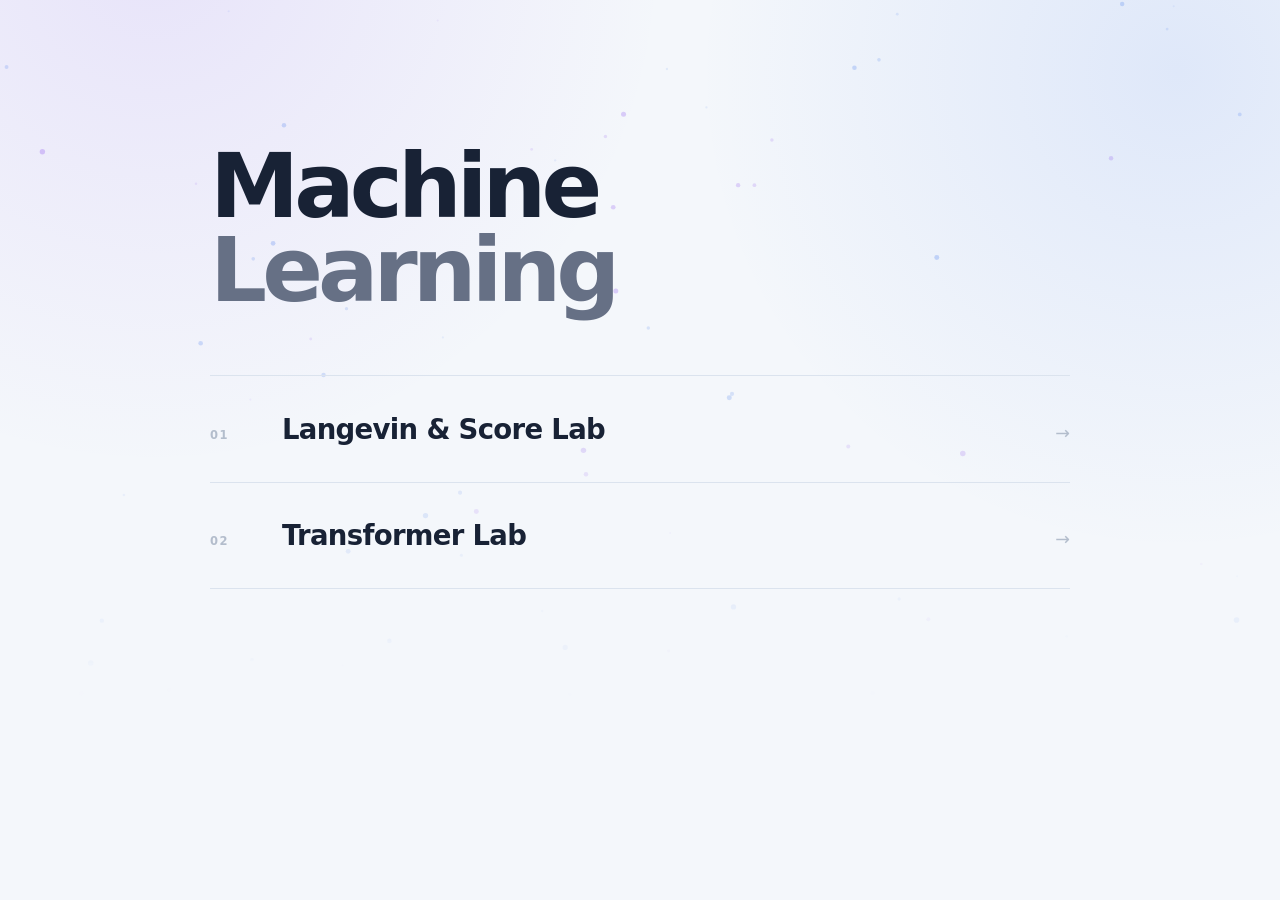
<file: index.html>
<!doctype html>
<!--
  =============================================================================
  Machine Learning — トップページ
  =============================================================================

  【このファイルの目的】
    各ラボへの入口だけを提供する。ラボ名を縦に並べるのみで、内容の説明は置かない。
    詳細は各ラボのページ側で読ませる方針のため、ここに解説を足さないこと。

  【構成の規約】
    ラボは1つにつき1ディレクトリとし、その中で完結させる。

        /                        このページ
        /langevin-score-lab/     拡散モデルの score を粒子で可視化
        /transformer-lab/        self-attention の Q・K・V を数値で追う

    各ラボは自前の index.html / app.js / style.css を持ち、
    他のラボやこのページの CSS に依存しない。

  【背景の粒子場について】
    particle-field.js が描く装飾で、情報は持たない（aria-hidden）。
    このサイトの主題が拡散過程であることを、文字を増やさずに示すために置いている。
    読み込みに失敗してもページの機能は損なわれない。

  【リンクについて】
    ディレクトリへのリンクは末尾スラッシュ付きの相対パス（例 "langevin-score-lab/"）
    とする。GitHub Pages はディレクトリ直下の index.html を返すため、
    プロジェクトページのサブパス配信下でも正しく解決される。
    未作成のラボはリンクにせず、準備中であることだけを示す。
  =============================================================================
-->
<html lang="ja">
<head>
  <meta charset="utf-8" />
  <meta name="viewport" content="width=device-width, initial-scale=1" />
  <meta name="description" content="機械学習の概念を、手を動かして確かめる対話的な教材集" />
  <title>Machine Learning</title>
  <link rel="stylesheet" href="style.css" />
</head>
<body>
  <div class="backdrop" aria-hidden="true">
    <canvas id="particleField"></canvas>
  </div>

  <div class="page">
    <header class="hero">
      <h1 class="display"><span>Machine</span><span>Learning</span></h1>
    </header>

    <main class="index" aria-label="トピック一覧">
      <a class="entry entry-langevin" href="langevin-score-lab/">
        <span class="entry-number" aria-hidden="true">01</span>
        <span class="entry-name">Langevin &amp; Score Lab</span>
        <span class="entry-arrow" aria-hidden="true">→</span>
      </a>

      <a class="entry entry-transformer" href="transformer-lab/">
        <span class="entry-number" aria-hidden="true">02</span>
        <span class="entry-name">Transformer Lab</span>
        <span class="entry-arrow" aria-hidden="true">→</span>
      </a>
    </main>
  </div>

  <script src="particle-field.js"></script>
</body>
</html>
</file>
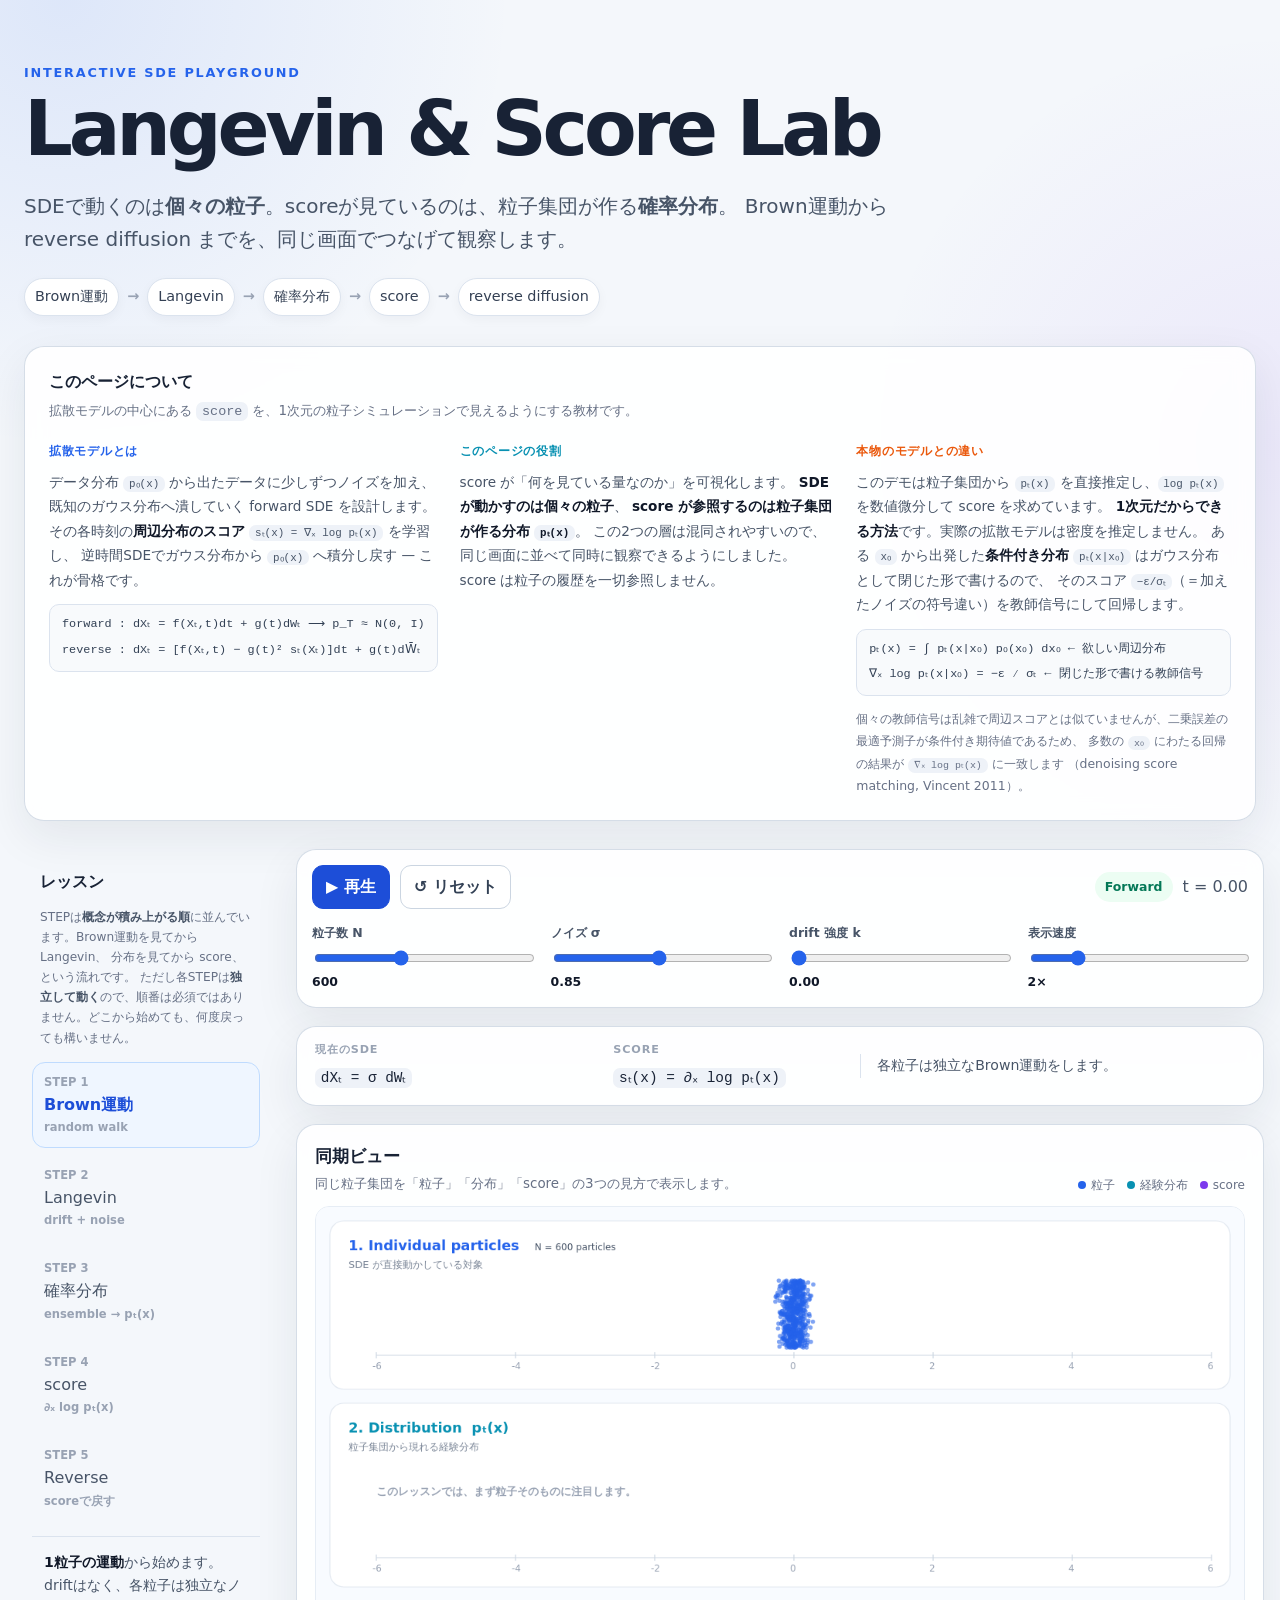
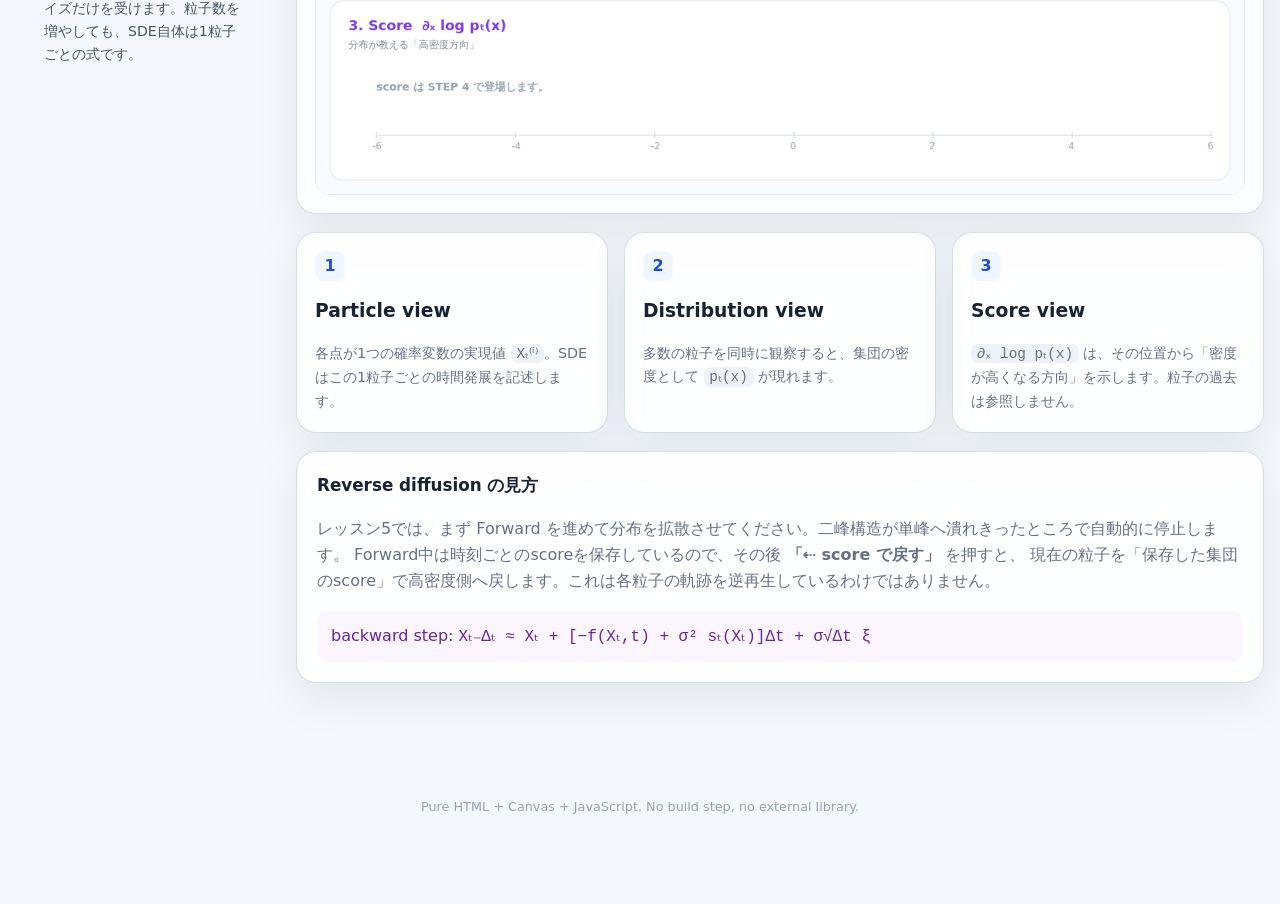
<file: langevin-score-lab/index.html>
<!doctype html>
<!--
  =============================================================================
  Langevin & Score Lab — ページ構造
  =============================================================================

  【このファイルの目的】
    教材ページの静的な骨組みを定義する。数値計算と描画は app.js、
    見た目は style.css が担当し、ここには計算に関わる値を書かない。

  【app.js との対応】
    - 操作系の要素は id で app.js から参照される（primaryBtn, resetBtn,
      各スライダー, simCanvas など）。id を変更する場合は
      app.js 冒頭の ui オブジェクトも合わせて修正すること。
    - 操作ボタンは primaryBtn と resetBtn の2つだけである。primaryBtn は
      「再生 / 一時停止 / 次のSTEPへ / scoreで戻す / もう一度」を状態に応じて
      切り替える単一のボタンで、判定は app.js の resolvePrimaryAction() にある。
    - レッスンの見出し・本文・スライダー初期値は app.js の lessons 配列が
      唯一の情報源であり、起動時に applyLesson() が流し込む。
      したがって各 input の value 属性は表示の初期値にすぎない。

  【canvas の座標系】
    width / height 属性（1200 x 760）が app.js の描画コードが前提とする
    論理座標系のサイズを定める。実際のバッキングストアは
    devicePixelRatio 倍に拡大されるため、この属性値は表示画素数ではない。
    CSS 側で width:100% / height:auto として縦横比を保ったまま伸縮させる。
  =============================================================================
-->
<html lang="ja">
<head>
  <meta charset="utf-8" />
  <meta name="viewport" content="width=device-width, initial-scale=1" />
  <meta name="description" content="Brown運動からLangevin方程式、確率分布、score、reverse diffusionまでを粒子シミュレーションで学ぶ1次元教材" />
  <title>Langevin & Score Lab</title>
  <link rel="stylesheet" href="style.css" />
</head>
<body>
  <header class="hero">
    <div class="hero-inner">
      <p class="eyebrow">Interactive SDE Playground</p>
      <h1>Langevin &amp; Score Lab</h1>
      <p class="lead">
        SDEで動くのは<strong>個々の粒子</strong>。scoreが見ているのは、粒子集団が作る<strong>確率分布</strong>。
        Brown運動から reverse diffusion までを、同じ画面でつなげて観察します。
      </p>
      <div class="concept-chain" aria-label="学習の流れ">
        <span>Brown運動</span><b>→</b><span>Langevin</span><b>→</b><span>確率分布</span><b>→</b><span>score</span><b>→</b><span>reverse diffusion</span>
      </div>

      <!--
        このページの位置づけを最初に示す枠。拡散モデルの定義・本デモの役割・
        実際のモデルとの差（scoreを推定するか学習するか）の3点で構成する。
      -->
      <section class="intro card" aria-label="このページについて">
        <h2>このページについて</h2>
        <p class="intro-sub">拡散モデルの中心にある <code>score</code> を、1次元の粒子シミュレーションで見えるようにする教材です。</p>

        <div class="intro-grid">
          <article class="intro-item intro-what">
            <h3>拡散モデルとは</h3>
            <p>
              データ分布 <code>p₀(x)</code> から出たデータに少しずつノイズを加え、既知のガウス分布へ潰していく
              forward SDE を設計します。その各時刻の<strong>周辺分布のスコア</strong>
              <code>sₜ(x) = ∇ₓ log pₜ(x)</code> を学習し、
              逆時間SDEでガウス分布から <code>p₀(x)</code> へ積分し戻す — これが骨格です。
            </p>
            <div class="intro-formula">
              <code>forward : dXₜ = f(Xₜ,t)dt + g(t)dWₜ  ⟶  p_T ≈ N(0, I)</code>
              <code>reverse : dXₜ = [f(Xₜ,t) − g(t)² sₜ(Xₜ)]dt + g(t)dW̄ₜ</code>
            </div>
          </article>

          <article class="intro-item intro-role">
            <h3>このページの役割</h3>
            <p>
              score が「何を見ている量なのか」を可視化します。
              <strong>SDEが動かすのは個々の粒子</strong>、
              <strong>score が参照するのは粒子集団が作る分布 <code>pₜ(x)</code></strong>。
              この2つの層は混同されやすいので、同じ画面に並べて同時に観察できるようにしました。
              score は粒子の履歴を一切参照しません。
            </p>
          </article>

          <article class="intro-item intro-caveat">
            <h3>本物のモデルとの違い</h3>
            <p>
              このデモは粒子集団から <code>pₜ(x)</code> を直接推定し、<code>log pₜ(x)</code> を数値微分して score を求めています。
              <strong>1次元だからできる方法</strong>です。実際の拡散モデルは密度を推定しません。
              ある <code>x₀</code> から出発した<strong>条件付き分布</strong> <code>pₜ(x|x₀)</code> はガウス分布として閉じた形で書けるので、
              そのスコア <code>−ε/σₜ</code>（＝加えたノイズの符号違い）を教師信号にして回帰します。
            </p>
            <div class="intro-formula">
              <code>pₜ(x) = ∫ pₜ(x|x₀) p₀(x₀) dx₀        ← 欲しい周辺分布</code>
              <code>∇ₓ log pₜ(x|x₀) = −ε ⁄ σₜ            ← 閉じた形で書ける教師信号</code>
            </div>
            <p class="intro-note">
              個々の教師信号は乱雑で周辺スコアとは似ていませんが、二乗誤差の最適予測子が条件付き期待値であるため、
              多数の <code>x₀</code> にわたる回帰の結果が <code>∇ₓ log pₜ(x)</code> に一致します
              （denoising score matching, Vincent 2011）。
            </p>
          </article>
        </div>
      </section>
    </div>
  </header>

  <main class="layout">
    <aside class="lesson-panel" aria-label="レッスン">
      <h2>レッスン</h2>
      <!--
        各レッスンは applyLesson() で粒子・時刻・score履歴をすべて作り直すため、
        技術的にはどのSTEPからでも単体で動く。順序は概念の積み上げによるもの。
      -->
      <p class="lesson-note">
        STEPは<strong>概念が積み上がる順</strong>に並んでいます。Brown運動を見てから Langevin、
        分布を見てから score、という流れです。
        ただし各STEPは<strong>独立して動く</strong>ので、順番は必須ではありません。どこから始めても、何度戻っても構いません。
      </p>
      <div id="lessonButtons" class="lesson-buttons"></div>
      <div id="lessonText" class="lesson-text"></div>
    </aside>

    <section class="main-panel">
      <div class="toolbar card">
        <div class="toolbar-row primary-controls">
          <!--
            主ボタンは1つだけ。ラベルと動作はシミュレーション状態から
            app.js の resolvePrimaryAction() が決めるため、ここでの文字列は
            初期表示（t=0・停止中）のものにすぎない。
          -->
          <button id="primaryBtn" class="button primary" type="button">▶ 再生</button>
          <button id="resetBtn" class="button" type="button">↺ リセット</button>
          <div class="status-pill" id="directionStatus">Forward</div>
          <div class="time-readout">t = <span id="timeValue">0.00</span></div>
        </div>

        <div class="controls-grid">
          <label>
            <span>粒子数 N</span>
            <input id="particleSlider" type="range" min="100" max="1400" step="100" value="600" />
            <output id="particleValue">600</output>
          </label>
          <label>
            <span>ノイズ σ</span>
            <input id="noiseSlider" type="range" min="0.15" max="1.6" step="0.05" value="0.85" />
            <output id="noiseValue">0.85</output>
          </label>
          <label>
            <span>drift 強度 k</span>
            <input id="driftSlider" type="range" min="0" max="1.5" step="0.05" value="0" />
            <output id="driftValue">0.00</output>
          </label>
          <label>
            <span>表示速度</span>
            <input id="speedSlider" type="range" min="1" max="6" step="1" value="2" />
            <output id="speedValue">2×</output>
          </label>
        </div>
      </div>

      <div class="equation-strip card" aria-live="polite">
        <div>
          <span class="label">現在のSDE</span>
          <code id="sdeEquation">dXₜ = σ dWₜ</code>
        </div>
        <div>
          <span class="label">score</span>
          <code>sₜ(x) = ∂ₓ log pₜ(x)</code>
        </div>
        <div class="key-idea" id="keyIdea">各粒子は独立なBrown運動をします。</div>
      </div>

      <section class="viz-card card">
        <div class="viz-header">
          <div>
            <h2>同期ビュー</h2>
            <p>同じ粒子集団を「粒子」「分布」「score」の3つの見方で表示します。</p>
          </div>
          <div class="legend">
            <span><i class="dot particle"></i>粒子</span>
            <span><i class="dot density"></i>経験分布</span>
            <span><i class="dot score"></i>score</span>
          </div>
        </div>
        <canvas id="simCanvas" width="1200" height="760" aria-label="ランジュバン方程式のシミュレーション"></canvas>
      </section>

      <section class="explain-grid">
        <article class="card explain-card">
          <p class="number">1</p>
          <h3>Particle view</h3>
          <p>各点が1つの確率変数の実現値 <code>Xₜ⁽ⁱ⁾</code>。SDEはこの1粒子ごとの時間発展を記述します。</p>
        </article>
        <article class="card explain-card">
          <p class="number">2</p>
          <h3>Distribution view</h3>
          <p>多数の粒子を同時に観察すると、集団の密度として <code>pₜ(x)</code> が現れます。</p>
        </article>
        <article class="card explain-card">
          <p class="number">3</p>
          <h3>Score view</h3>
          <p><code>∂ₓ log pₜ(x)</code> は、その位置から「密度が高くなる方向」を示します。粒子の過去は参照しません。</p>
        </article>
      </section>

      <section class="card reverse-note">
        <h2>Reverse diffusion の見方</h2>
        <p>
          レッスン5では、まず Forward を進めて分布を拡散させてください。二峰構造が単峰へ潰れきったところで自動的に停止します。
          Forward中は時刻ごとのscoreを保存しているので、その後 <strong>「⇠ score で戻す」</strong> を押すと、
          現在の粒子を「保存した集団のscore」で高密度側へ戻します。これは各粒子の軌跡を逆再生しているわけではありません。
        </p>
        <div class="formula-box">
          backward step: <code>Xₜ₋Δₜ ≈ Xₜ + [−f(Xₜ,t) + σ² sₜ(Xₜ)]Δt + σ√Δt ξ</code>
        </div>
      </section>
    </section>
  </main>

  <footer>
    <p>Pure HTML + Canvas + JavaScript. No build step, no external library.</p>
  </footer>

  <script src="app.js"></script>
</body>
</html>
</file>
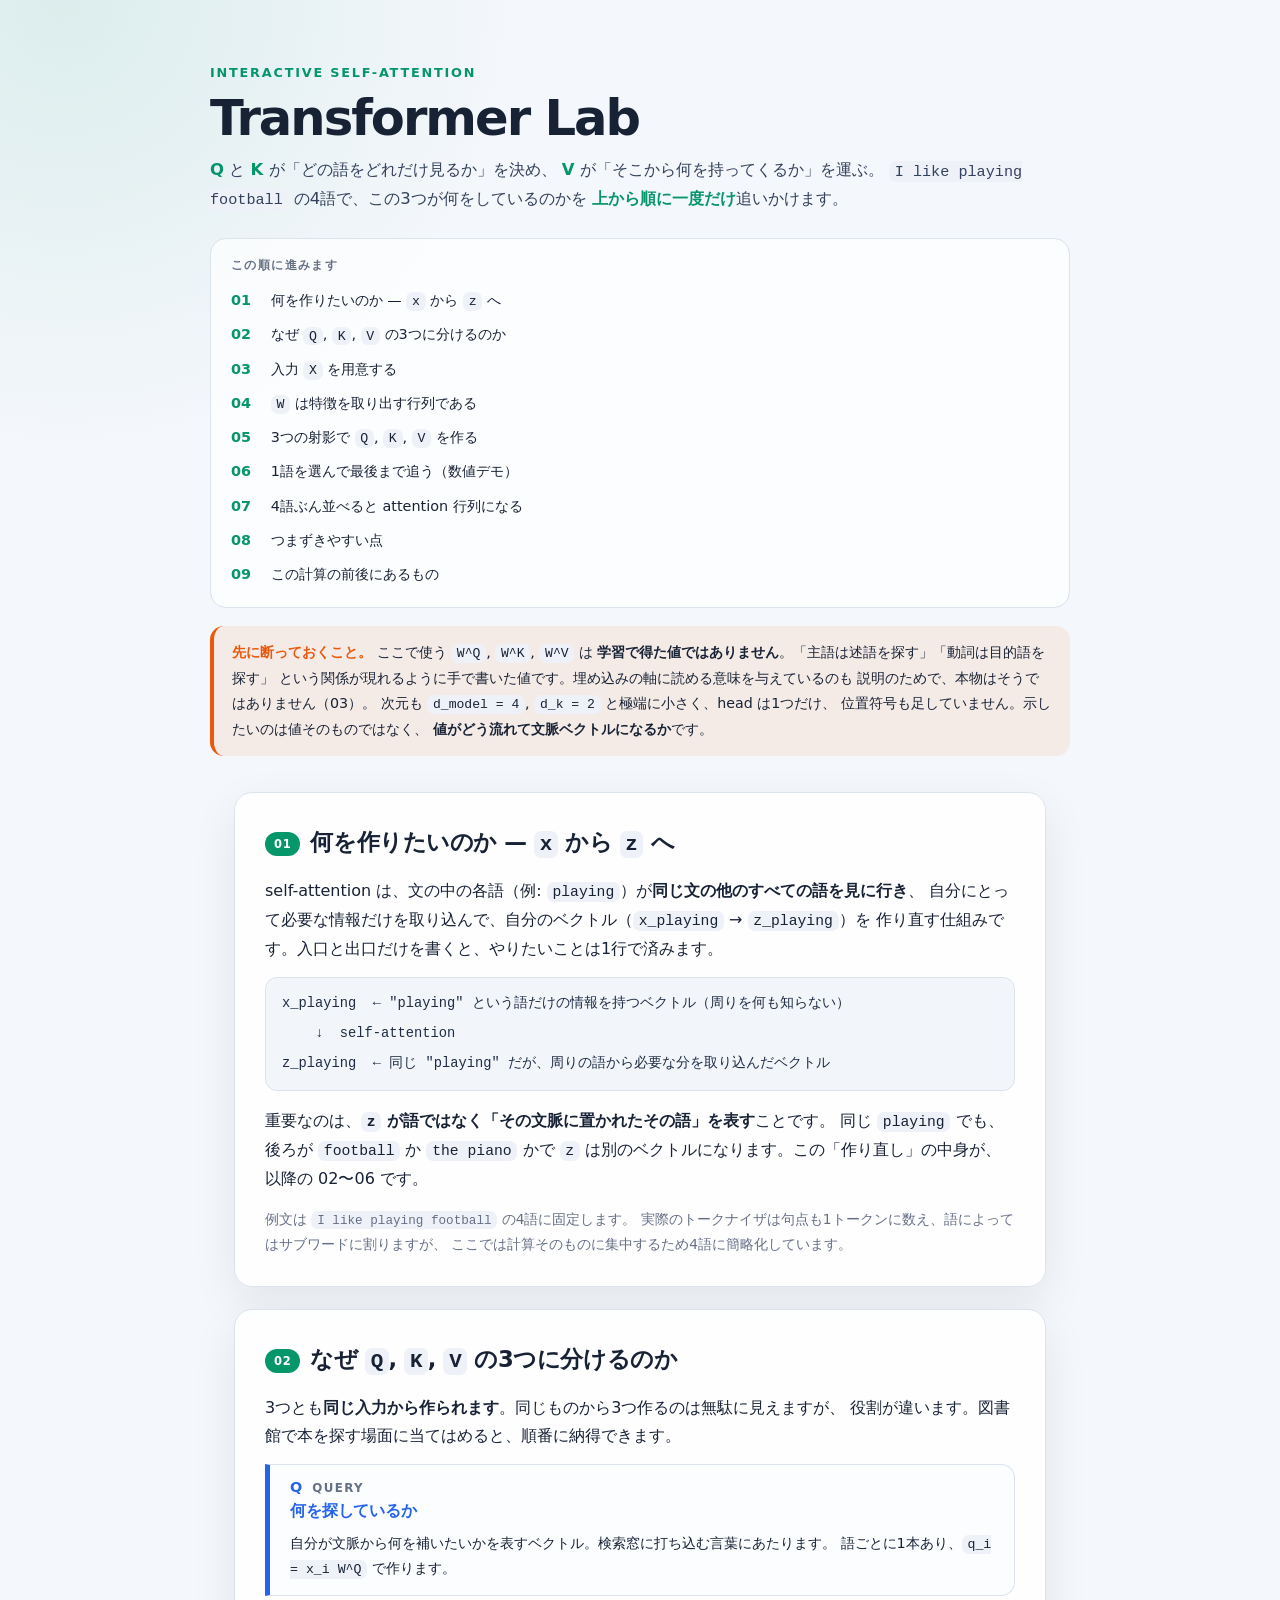
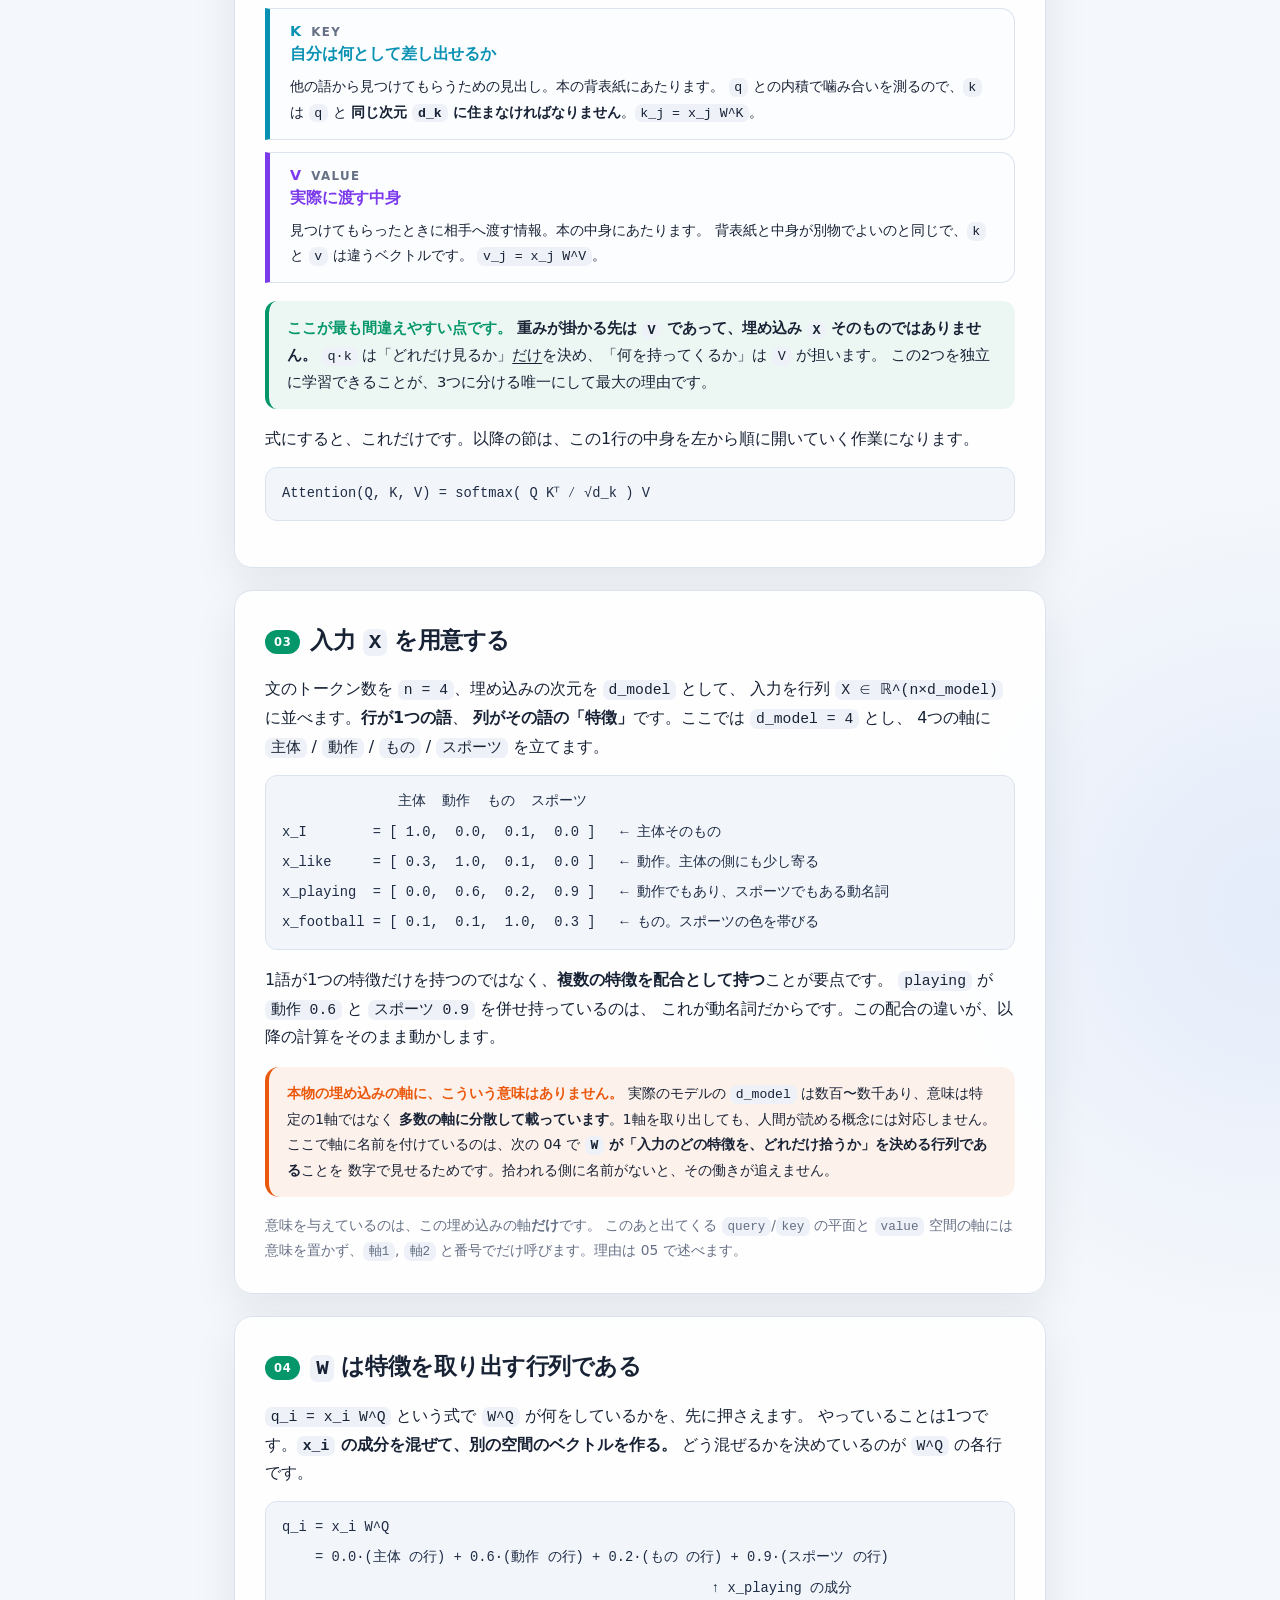
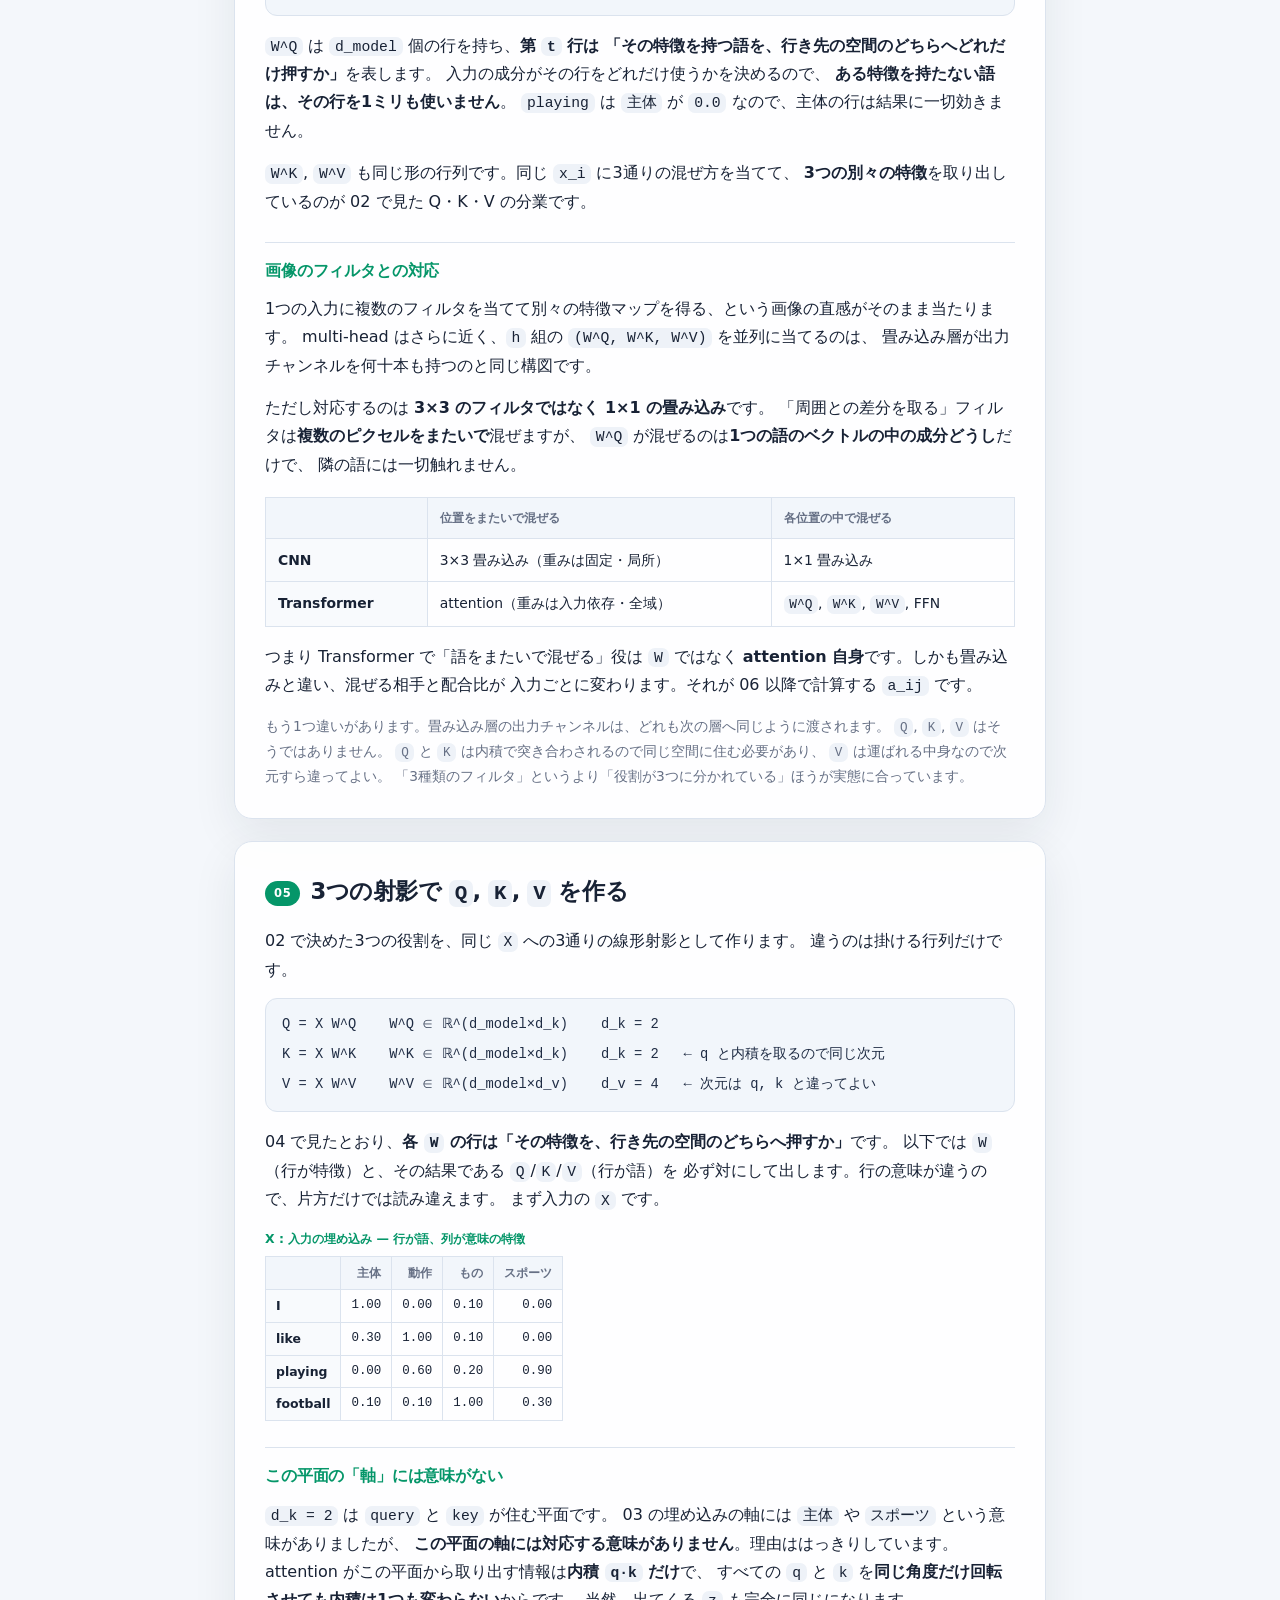
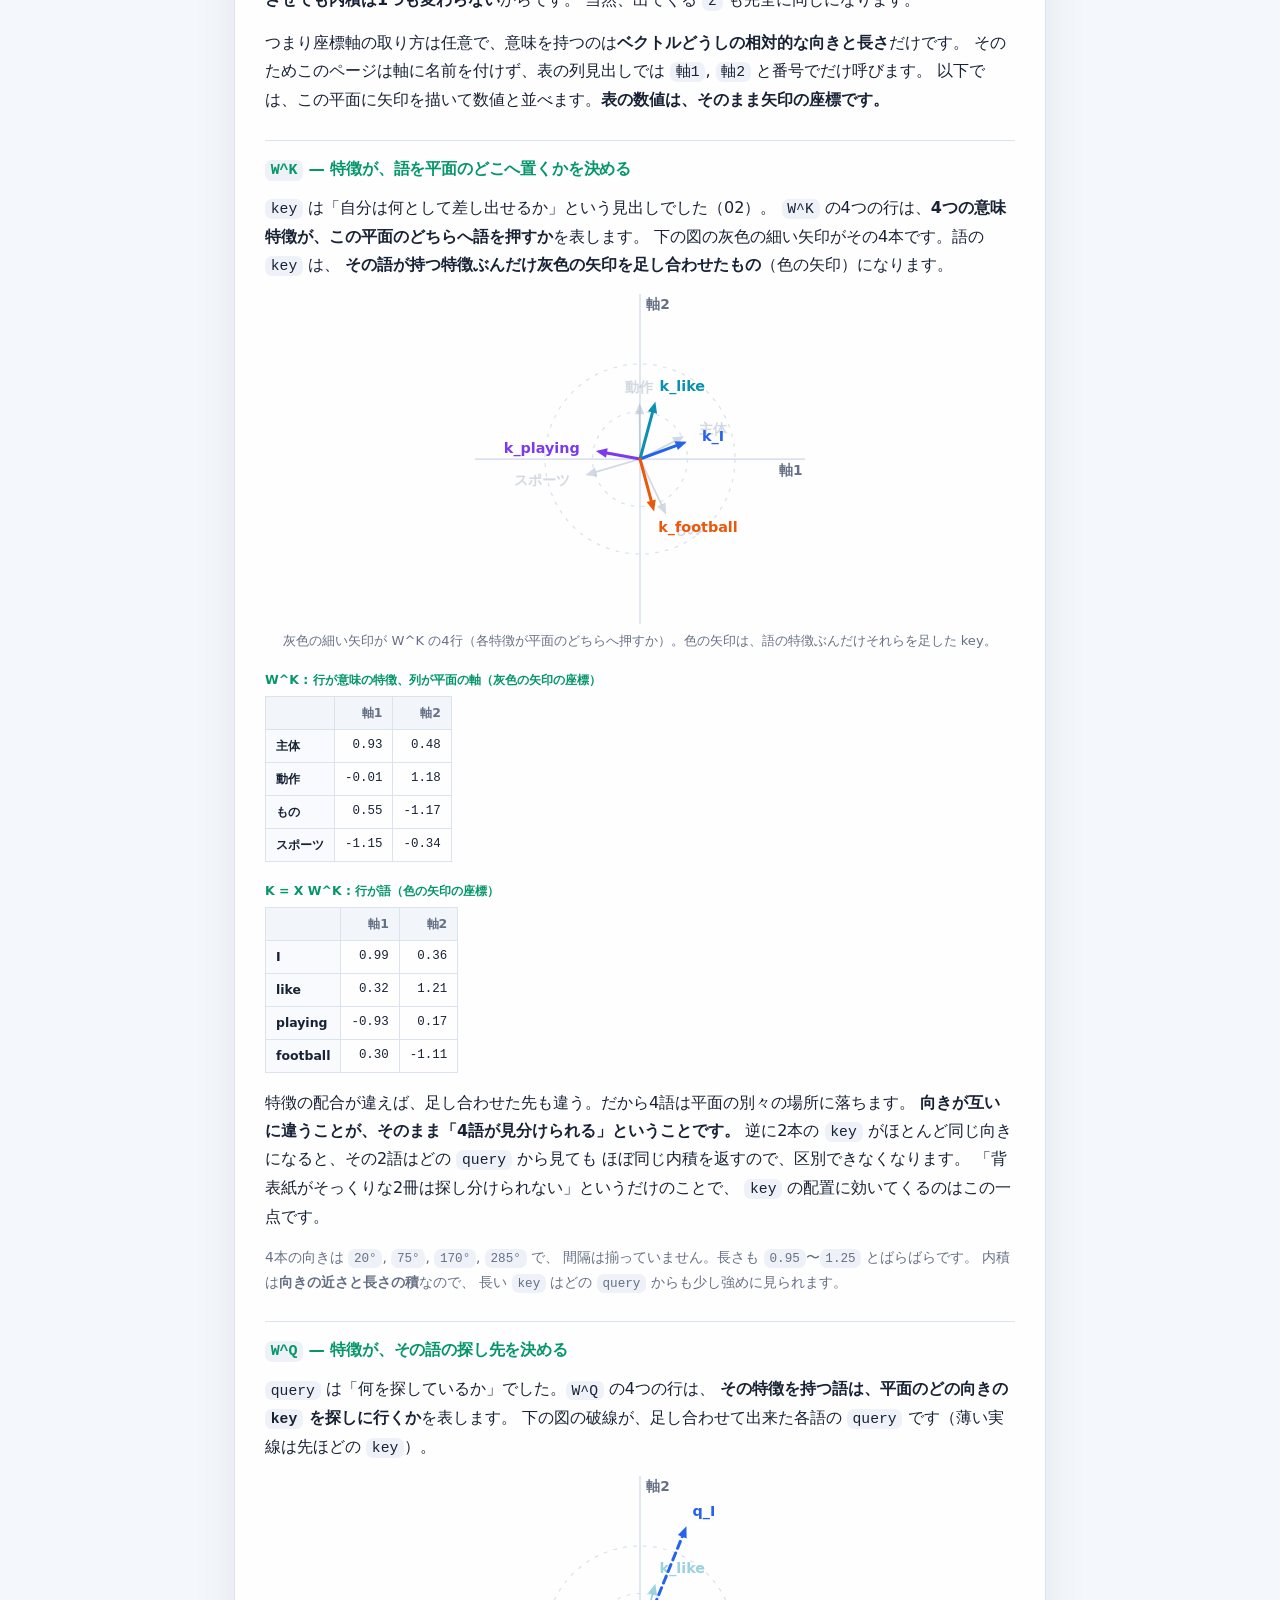
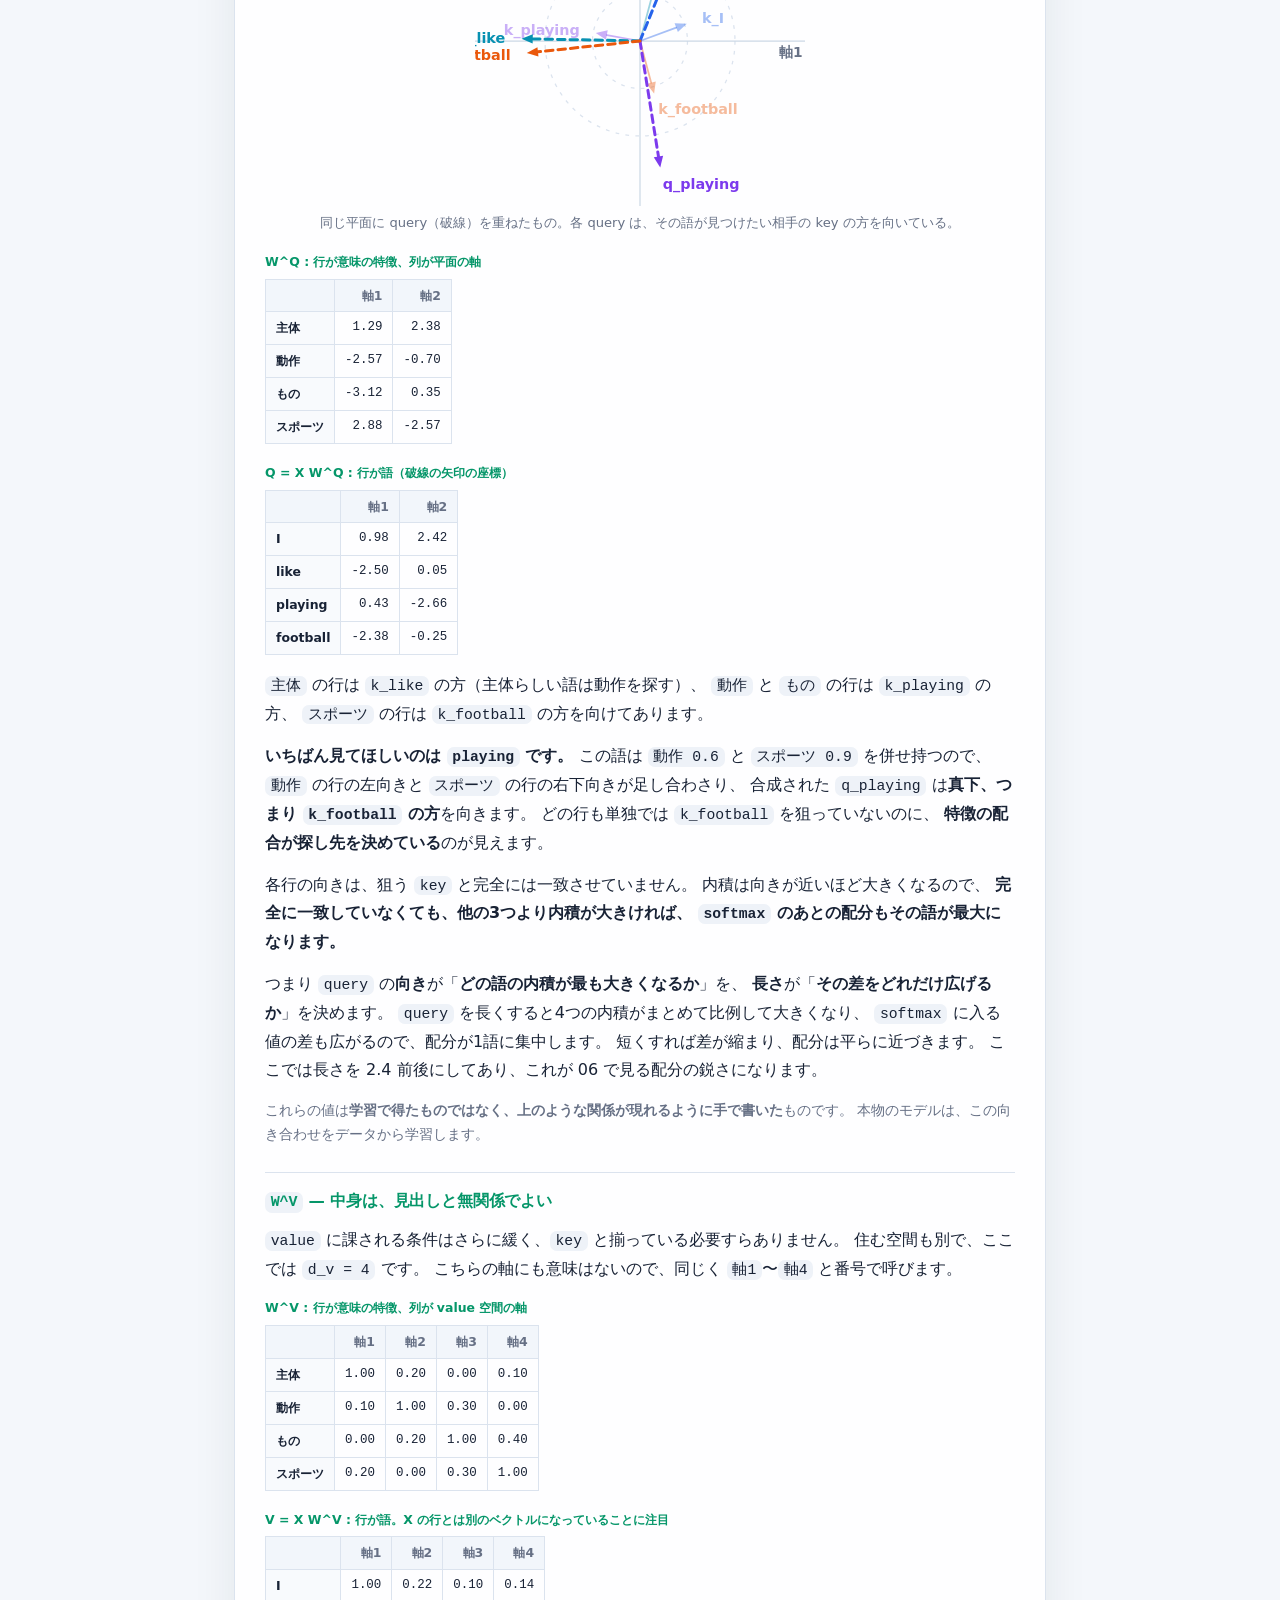
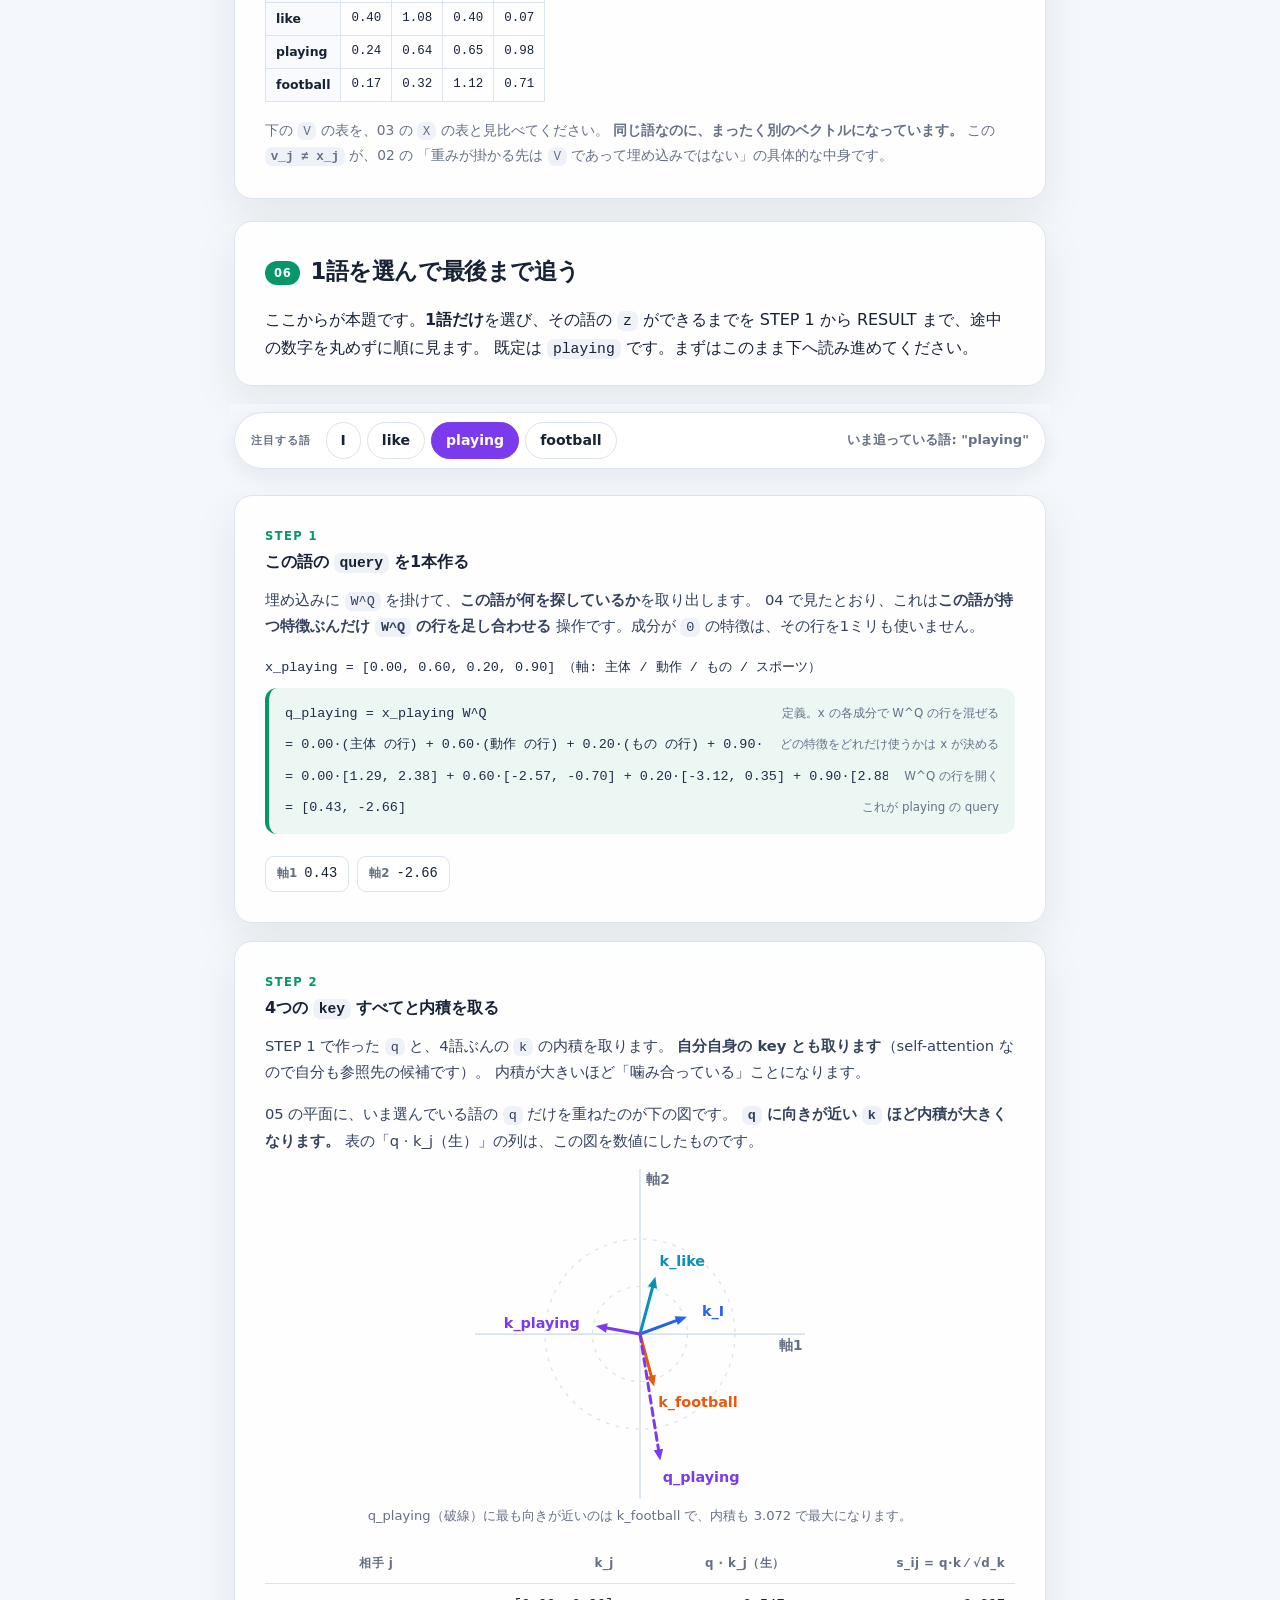
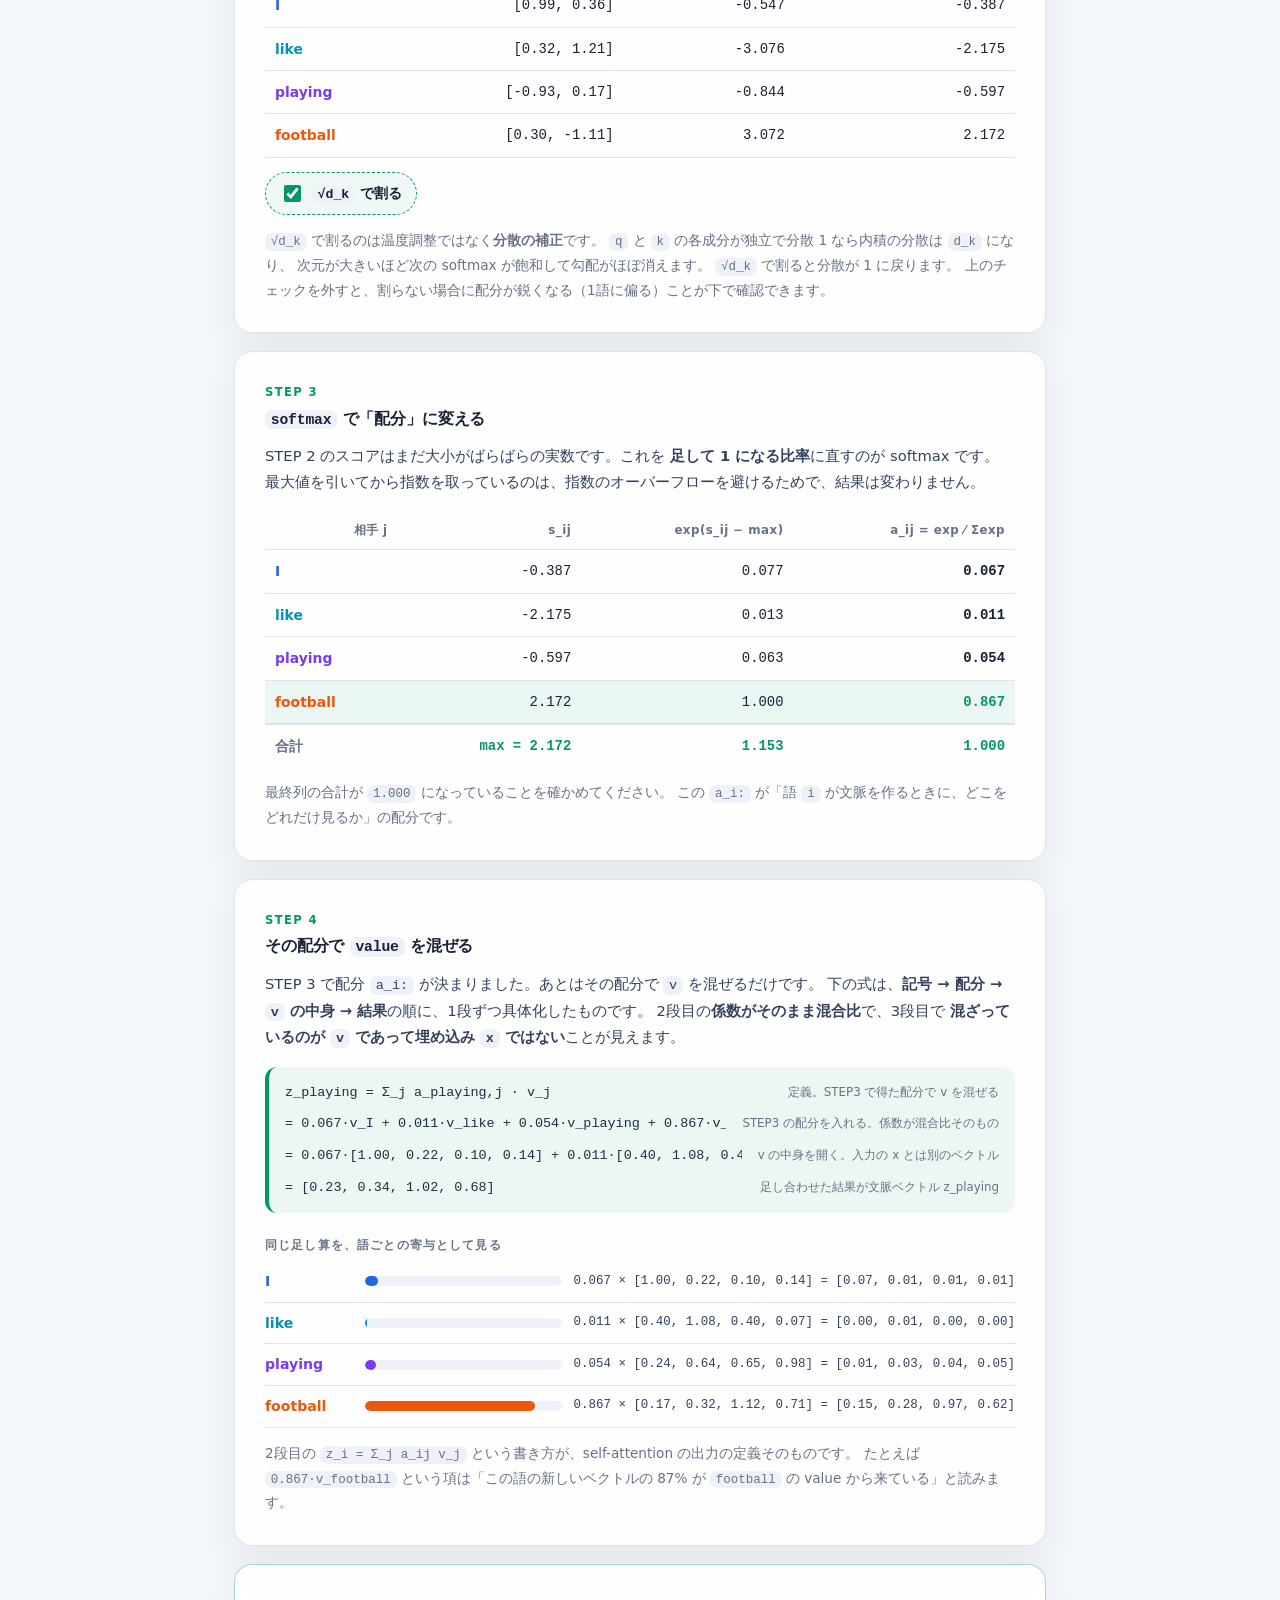
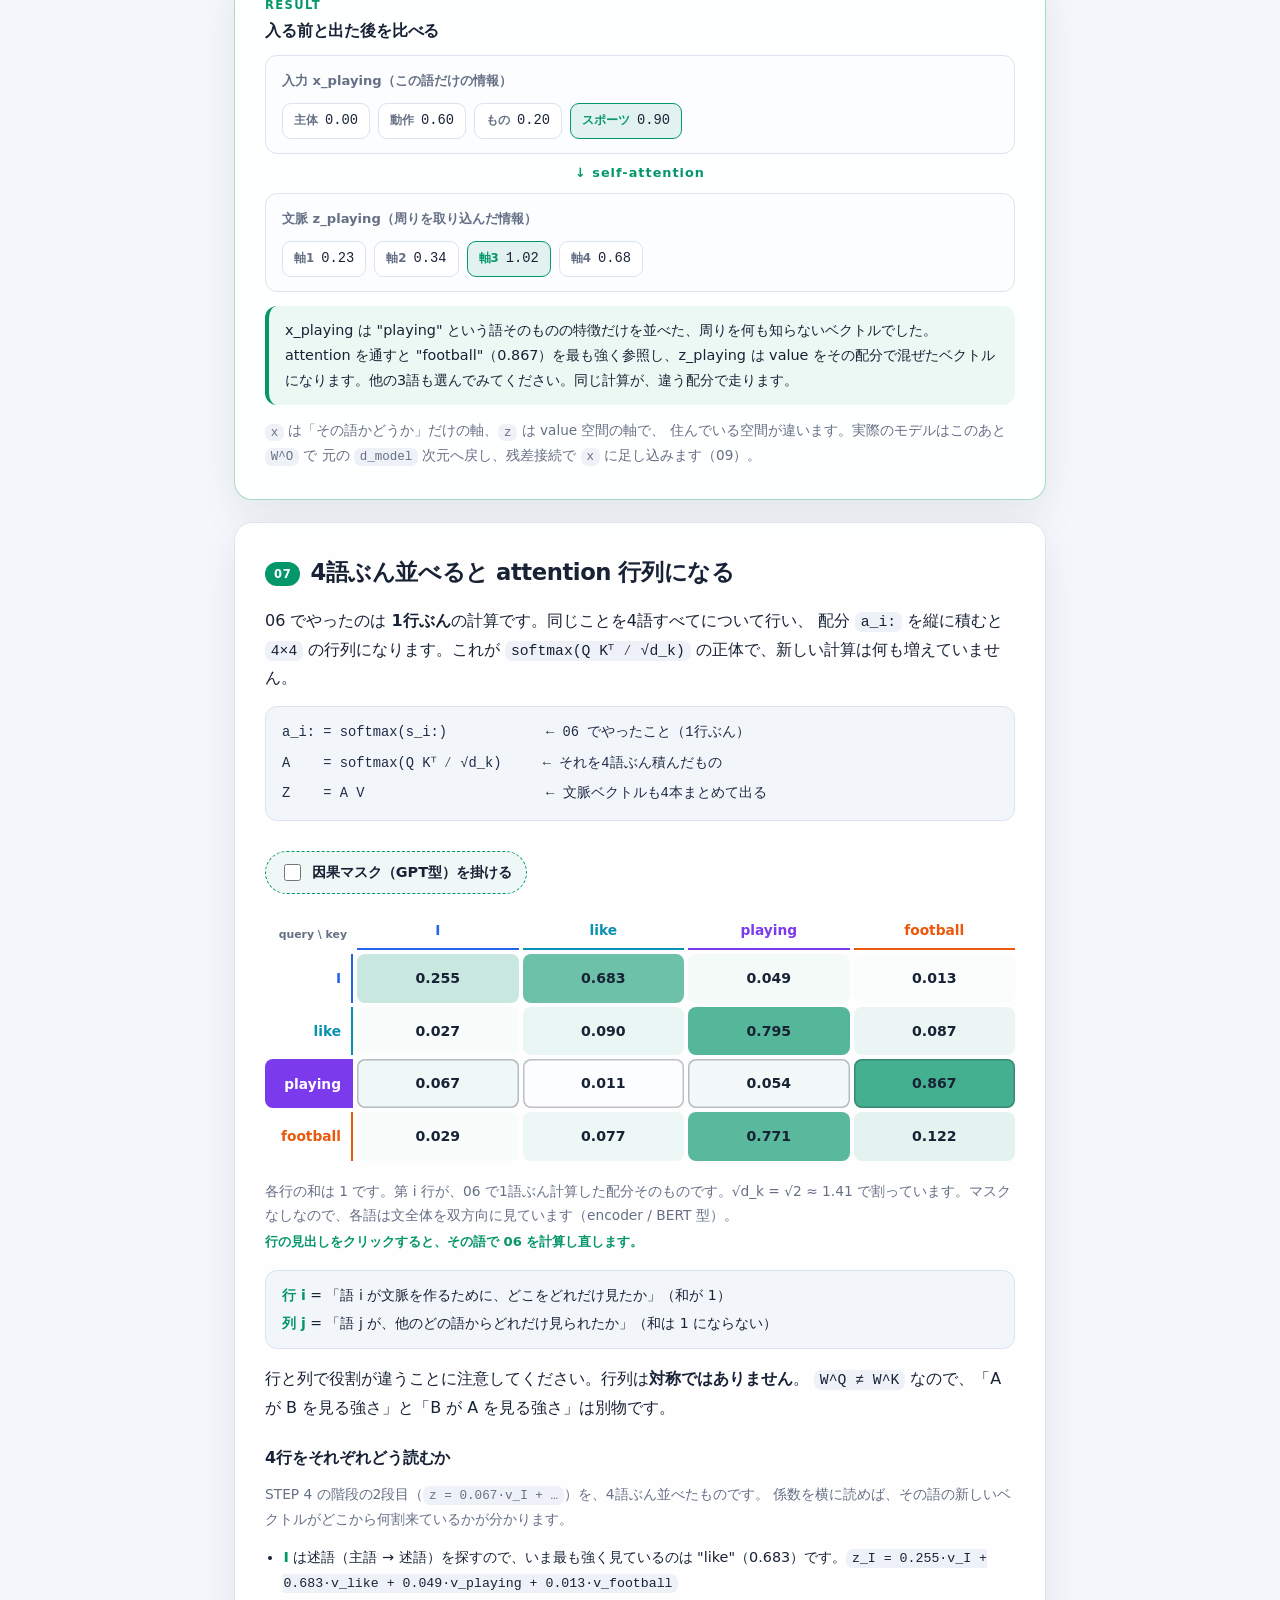
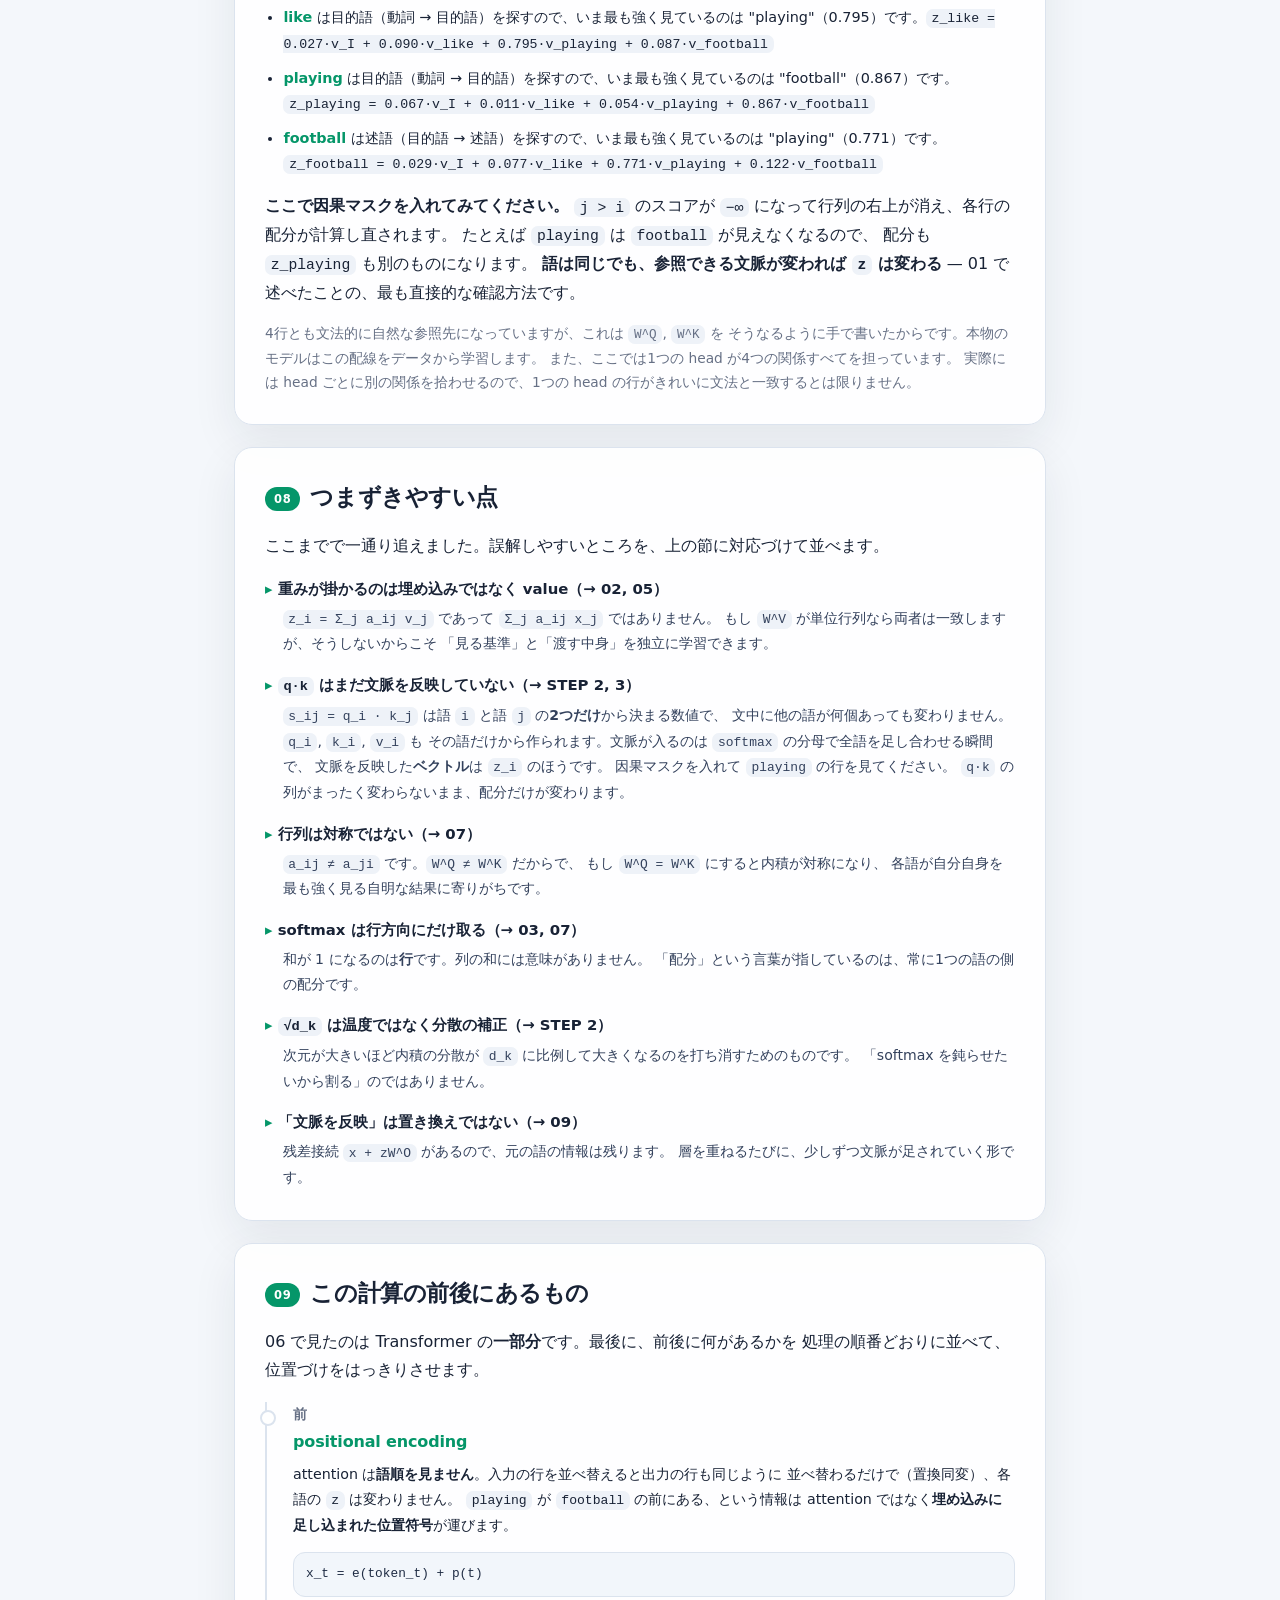
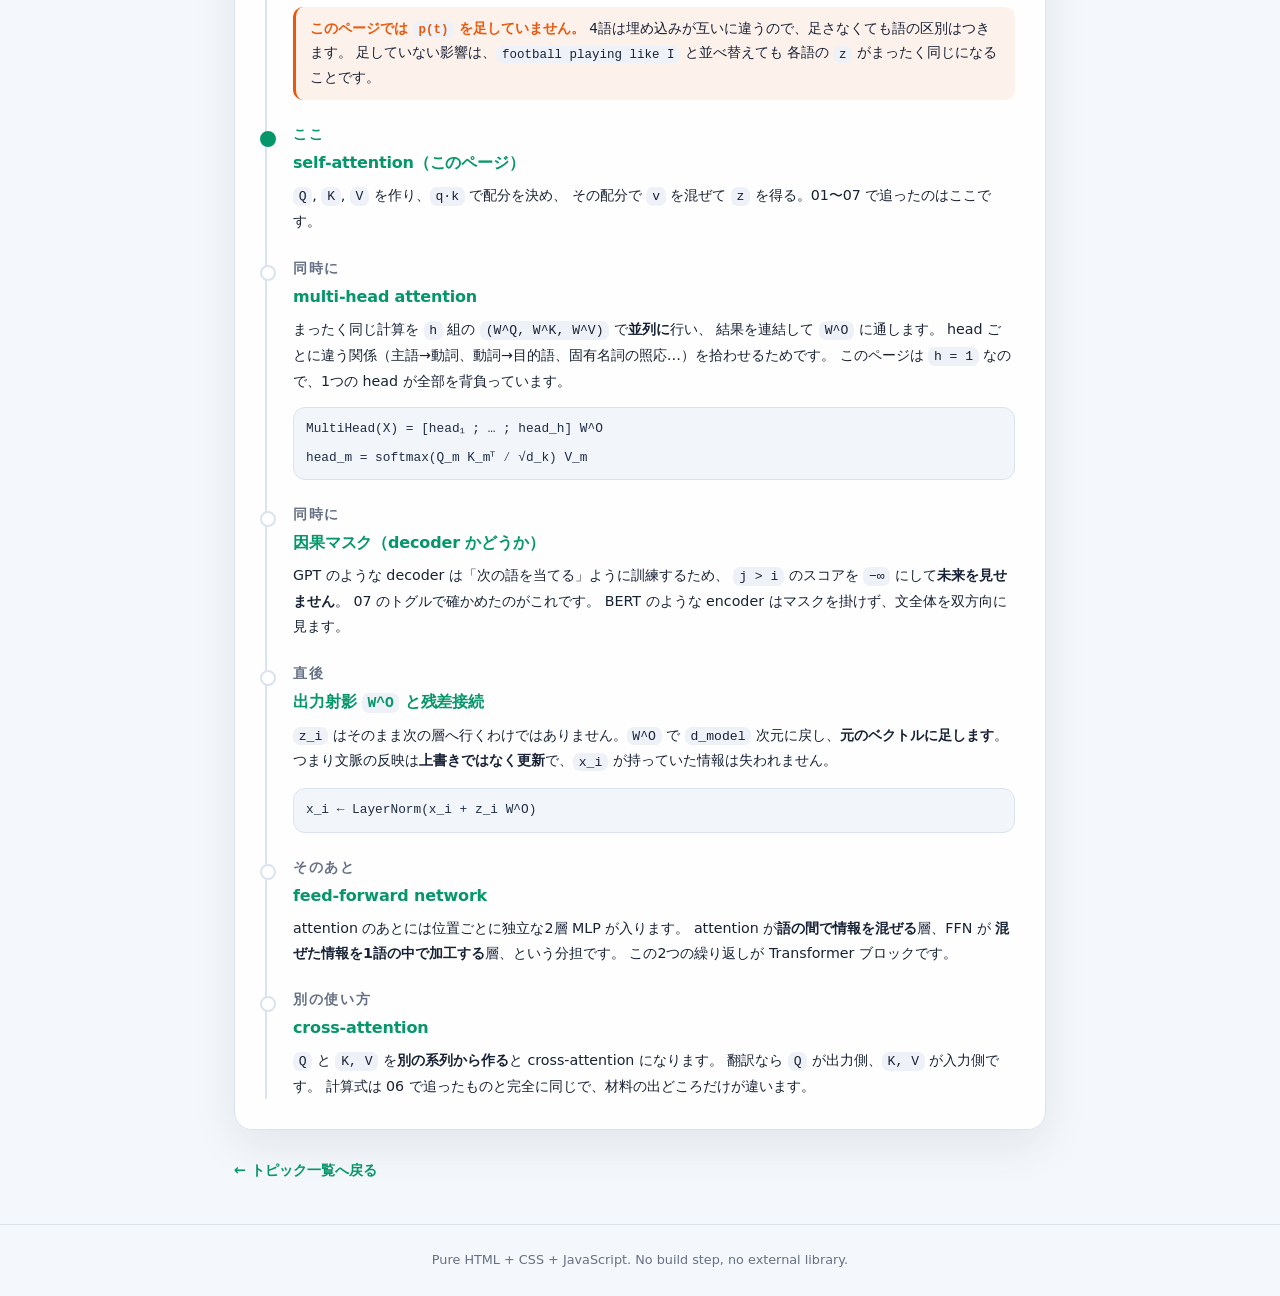
<file: transformer-lab/index.html>
<!doctype html>
<!--
  =============================================================================
  Transformer Lab — ページ構造
  =============================================================================

  【このファイルの目的】
    self-attention の解説文と、数値デモの静的な骨組みを定義する。
    数値・行列・計算はすべて app.js が持ち、このファイルには計算に関わる値を書かない。
    本文中の数式は記号だけを示し、具体的な数字は app.js が流し込む。

  【ページ設計の原則 — 一本道であること】
    このページの目的は Q・K・V という概念を具体例で理解することであり、
    情報を網羅することではない。したがって次の2点を守る。

      1. 横並びのグリッドを作らない。
         読者が「どれから読むか」を選ばされる時点で順序が壊れる。
         並列に見える要素（Q/K/V の3役、前後にある処理）も縦に積み、
         上から順に読めば理解が深まる配置にする。

      2. 節は 01 → 09 の一方向に進み、後ろの節は前の節の結果だけを使う。

           01  何を作りたいのか（x → z）
           02  なぜ Q, K, V の3つに分けるのか
           03  入力 X を用意する
           04  W は特徴を取り出す行列である（CNN との対比）
           05  3つの射影で Q, K, V を作る
           06  1語を選んで最後まで追う（STEP 1〜4 → RESULT）
           07  4語ぶん並べると attention 行列になる
           08  つまずきやすい点
           09  この計算の前後にあるもの

         4×4 の attention 行列を 07 に置いているのは意図的である。
         行列は「06 の計算を4語ぶん繰り返した結果」であり、
         先に見せると、まだ理解していない量を俯瞰させることになる。

  【app.js との対応】
    次の id が app.js の ELEMENT_IDS から参照される。変更する場合は両方を直すこと。

        inputTable         05: 入力 X の表
        keyPlane           05: d_k = 2 の平面に4つの key を描いた図（SVG）
        keyTable           05: W^K の表
        queryPlane         05: 同じ平面に query を重ねた図（SVG）
        queryTable         05: W^Q の表
        valueTable         05: W^V の表
        tokenButtons       注目する語を選ぶボタン列（app.js が生成）
        focusHeadline      いま注目している語（sticky バーの中）
        walkthrough        06 の先頭。行列の行見出しから戻るときのスクロール先
        queryStep          STEP1 の内容
        scaleToggle        √d_k で割るかどうかの切り替え（STEP2 の中）
        scorePlane         STEP2: 4つの key と、選んでいる語の query を重ねた図（SVG）
        scoreTableBody     STEP2 の表（内積とスケーリング）
        scaledScoreHead    STEP2 の表のうち、割るかどうかで文言が変わる列見出し
        softmaxTableBody   STEP3 の表（softmax の中身）
        softmaxTableFoot   STEP3 の表の合計行（和が 1 になることを見せる）
        valueMixing        STEP4 の value 合成
        vectorCompare      RESULT の入力ベクトルと文脈ベクトルの比較
        resultReading      RESULT の読み方の1文
        maskToggle         因果マスク（GPT型）の切り替え（07 の中）
        attentionMatrix    4×4 の attention 行列
        matrixCaption      行列の読み方（トグルの状態で文面が変わる）
        readingList        4語ぶんの読み方（トグルの状態に追従する）

  【数式の書き方の規約】
    外部ライブラリを使わない方針のため、KaTeX や MathJax は読み込まない。
    数式は Unicode の添字と <code> で表す。上付きの Q/K/V は W^Q のように
    キャレット記法で書く（Unicode に上付き Q が無いため）。

  【トークン化についての断り】
    実際のトークナイザは "I like playing football." を5トークン以上に分割する
    （句点も1トークン、語によってはサブワードに割れる）。このページは
    self-attention の計算だけに集中するため、4語のトークン列に簡略化している。
  =============================================================================
-->
<html lang="ja">
<head>
  <meta charset="utf-8" />
  <meta name="viewport" content="width=device-width, initial-scale=1" />
  <meta name="description" content="Transformer の self-attention を、I like playing football の4語で Q・K・V から文脈ベクトルまで、上から順に一本道で追う教材" />
  <title>Transformer Lab</title>
  <link rel="stylesheet" href="style.css" />
</head>
<body>
  <header class="hero">
    <div class="hero-inner">
      <p class="eyebrow">Interactive Self-Attention</p>
      <h1>Transformer Lab</h1>
      <p class="lead">
        <strong>Q</strong> と <strong>K</strong> が「どの語をどれだけ見るか」を決め、
        <strong>V</strong> が「そこから何を持ってくるか」を運ぶ。
        <code>I like playing football</code> の4語で、この3つが何をしているのかを
        <strong>上から順に一度だけ</strong>追いかけます。
      </p>

      <!--
        このページの通り道。読者に「どこから読むか」を選ばせないための地図であり、
        目次ではない。各項目は下の節へのアンカーになっている。
      -->
      <nav class="roadmap" aria-label="このページの道すじ">
        <p class="roadmap-title">この順に進みます</p>
        <ol>
          <li><a href="#s01"><b>01</b> 何を作りたいのか — <code>x</code> から <code>z</code> へ</a></li>
          <li><a href="#s02"><b>02</b> なぜ <code>Q</code>, <code>K</code>, <code>V</code> の3つに分けるのか</a></li>
          <li><a href="#s03"><b>03</b> 入力 <code>X</code> を用意する</a></li>
          <li><a href="#s04"><b>04</b> <code>W</code> は特徴を取り出す行列である</a></li>
          <li><a href="#s05"><b>05</b> 3つの射影で <code>Q</code>, <code>K</code>, <code>V</code> を作る</a></li>
          <li><a href="#s06"><b>06</b> 1語を選んで最後まで追う（数値デモ）</a></li>
          <li><a href="#s07"><b>07</b> 4語ぶん並べると attention 行列になる</a></li>
          <li><a href="#s08"><b>08</b> つまずきやすい点</a></li>
          <li><a href="#s09"><b>09</b> この計算の前後にあるもの</a></li>
        </ol>
      </nav>

      <div class="caveat">
        <p>
          <b>先に断っておくこと。</b>
          ここで使う <code>W^Q</code>, <code>W^K</code>, <code>W^V</code> は
          <strong>学習で得た値ではありません</strong>。「主語は述語を探す」「動詞は目的語を探す」
          という関係が現れるように手で書いた値です。埋め込みの軸に読める意味を与えているのも
          説明のためで、本物はそうではありません（03）。
          次元も <code>d_model = 4</code>, <code>d_k = 2</code> と極端に小さく、head は1つだけ、
          位置符号も足していません。示したいのは値そのものではなく、
          <strong>値がどう流れて文脈ベクトルになるか</strong>です。
        </p>
      </div>
    </div>
  </header>

  <main class="layout">

    <!-- ================================================================
         01. 何を作りたいのか
         ここでは Q・K・V をまだ出さない。先に「出力が何であるか」だけを決める。
         ================================================================ -->
    <section class="card" id="s01">
      <h2><span class="section-badge">01</span>何を作りたいのか — <code>x</code> から <code>z</code> へ</h2>
      <p>
        self-attention は、文の中の各語（例: <code>playing</code>）が<strong>同じ文の他のすべての語を見に行き</strong>、
        自分にとって必要な情報だけを取り込んで、自分のベクトル（<code>x_playing</code> → <code>z_playing</code>）を
        作り直す仕組みです。入口と出口だけを書くと、やりたいことは1行で済みます。
      </p>
      <div class="formula-block">
        <code>x_playing  ← "playing" という語だけの情報を持つベクトル（周りを何も知らない）</code>
        <code>    ↓  self-attention</code>
        <code>z_playing  ← 同じ "playing" だが、周りの語から必要な分を取り込んだベクトル</code>
      </div>
      <p>
        重要なのは、<strong><code>z</code> が語ではなく「その文脈に置かれたその語」を表す</strong>ことです。
        同じ <code>playing</code> でも、後ろが <code>football</code> か <code>the piano</code> かで
        <code>z</code> は別のベクトルになります。この「作り直し」の中身が、以降の 02〜06 です。
      </p>
      <p class="note">
        例文は <code>I like playing football</code> の4語に固定します。
        実際のトークナイザは句点も1トークンに数え、語によってはサブワードに割りますが、
        ここでは計算そのものに集中するため4語に簡略化しています。
      </p>
    </section>

    <!-- ================================================================
         02. Q, K, V を3つに分ける理由
         3つの役割は本来「並列」だが、縦に積んで Q → K → V の順に読ませる。
         ================================================================ -->
    <section class="card" id="s02">
      <h2><span class="section-badge">02</span>なぜ <code>Q</code>, <code>K</code>, <code>V</code> の3つに分けるのか</h2>
      <p>
        3つとも<strong>同じ入力から作られます</strong>。同じものから3つ作るのは無駄に見えますが、
        役割が違います。図書館で本を探す場面に当てはめると、順番に納得できます。
      </p>

      <ol class="role-stack">
        <li class="role role-q">
          <p class="role-symbol">Q<span>Query</span></p>
          <h3>何を探しているか</h3>
          <p>
            自分が文脈から何を補いたいかを表すベクトル。検索窓に打ち込む言葉にあたります。
            語ごとに1本あり、<code>q_i = x_i W^Q</code> で作ります。
          </p>
        </li>
        <li class="role role-k">
          <p class="role-symbol">K<span>Key</span></p>
          <h3>自分は何として差し出せるか</h3>
          <p>
            他の語から見つけてもらうための見出し。本の背表紙にあたります。
            <code>q</code> との内積で噛み合いを測るので、<code>k</code> は <code>q</code> と
            <strong>同じ次元 <code>d_k</code> に住まなければなりません</strong>。<code>k_j = x_j W^K</code>。
          </p>
        </li>
        <li class="role role-v">
          <p class="role-symbol">V<span>Value</span></p>
          <h3>実際に渡す中身</h3>
          <p>
            見つけてもらったときに相手へ渡す情報。本の中身にあたります。
            背表紙と中身が別物でよいのと同じで、<code>k</code> と <code>v</code> は違うベクトルです。
            <code>v_j = x_j W^V</code>。
          </p>
        </li>
      </ol>

      <div class="callout">
        <p>
          <b>ここが最も間違えやすい点です。</b>
          <strong>重みが掛かる先は <code>V</code> であって、埋め込み <code>X</code> そのものではありません。</strong>
          <code>q·k</code> は「どれだけ見るか」<em>だけ</em>を決め、「何を持ってくるか」は <code>V</code> が担います。
          この2つを独立に学習できることが、3つに分ける唯一にして最大の理由です。
        </p>
      </div>

      <p>
        式にすると、これだけです。以降の節は、この1行の中身を左から順に開いていく作業になります。
      </p>
      <div class="formula-block">
        <code>Attention(Q, K, V) = softmax( Q Kᵀ ⁄ √d_k ) V</code>
      </div>
    </section>

    <!-- ================================================================
         03. 入力 X
         ================================================================ -->
    <section class="card" id="s03">
      <h2><span class="section-badge">03</span>入力 <code>X</code> を用意する</h2>
      <p>
        文のトークン数を <code>n = 4</code>、埋め込みの次元を <code>d_model</code> として、
        入力を行列 <code>X ∈ ℝ^(n×d_model)</code> に並べます。<strong>行が1つの語</strong>、
        <strong>列がその語の「特徴」</strong>です。ここでは <code>d_model = 4</code> とし、
        4つの軸に <code>主体</code> / <code>動作</code> / <code>もの</code> / <code>スポーツ</code> を立てます。
      </p>
      <div class="formula-block">
        <code>              主体  動作  もの  スポーツ</code>
        <code>x_I        = [ 1.0,  0.0,  0.1,  0.0 ]   ← 主体そのもの</code>
        <code>x_like     = [ 0.3,  1.0,  0.1,  0.0 ]   ← 動作。主体の側にも少し寄る</code>
        <code>x_playing  = [ 0.0,  0.6,  0.2,  0.9 ]   ← 動作でもあり、スポーツでもある動名詞</code>
        <code>x_football = [ 0.1,  0.1,  1.0,  0.3 ]   ← もの。スポーツの色を帯びる</code>
      </div>
      <p>
        1語が1つの特徴だけを持つのではなく、<strong>複数の特徴を配合として持つ</strong>ことが要点です。
        <code>playing</code> が <code>動作 0.6</code> と <code>スポーツ 0.9</code> を併せ持っているのは、
        これが動名詞だからです。この配合の違いが、以降の計算をそのまま動かします。
      </p>
      <div class="caveat">
        <p>
          <b>本物の埋め込みの軸に、こういう意味はありません。</b>
          実際のモデルの <code>d_model</code> は数百〜数千あり、意味は特定の1軸ではなく
          <strong>多数の軸に分散して載っています</strong>。1軸を取り出しても、人間が読める概念には対応しません。
          ここで軸に名前を付けているのは、次の 04 で
          <strong><code>W</code> が「入力のどの特徴を、どれだけ拾うか」を決める行列である</strong>ことを
          数字で見せるためです。拾われる側に名前がないと、その働きが追えません。
        </p>
      </div>
      <p class="note">
        意味を与えているのは、この埋め込みの軸<strong>だけ</strong>です。
        このあと出てくる <code>query</code>/<code>key</code> の平面と <code>value</code> 空間の軸には
        意味を置かず、<code>軸1</code>, <code>軸2</code> と番号でだけ呼びます。理由は 05 で述べます。
      </p>
    </section>

    <!-- ================================================================
         04. W とは何をする行列か（CNN との対比）
         03 の「特徴を持つ入力」と、05 の「3つの射影」の橋渡し。
         ここを飛ばすと、W^Q の表がただの数字の塊に見える。
         ================================================================ -->
    <section class="card" id="s04">
      <h2><span class="section-badge">04</span><code>W</code> は特徴を取り出す行列である</h2>
      <p>
        <code>q_i = x_i W^Q</code> という式で <code>W^Q</code> が何をしているかを、先に押さえます。
        やっていることは1つです。<strong><code>x_i</code> の成分を混ぜて、別の空間のベクトルを作る。</strong>
        どう混ぜるかを決めているのが <code>W^Q</code> の各行です。
      </p>
      <div class="formula-block">
        <code>q_i = x_i W^Q</code>
        <code>    = 0.0·(主体 の行) + 0.6·(動作 の行) + 0.2·(もの の行) + 0.9·(スポーツ の行)</code>
        <code>                                                    ↑ x_playing の成分</code>
      </div>
      <p>
        <code>W^Q</code> は <code>d_model</code> 個の行を持ち、<strong>第 <code>t</code> 行は
        「その特徴を持つ語を、行き先の空間のどちらへどれだけ押すか」</strong>を表します。
        入力の成分がその行をどれだけ使うかを決めるので、
        <strong>ある特徴を持たない語は、その行を1ミリも使いません</strong>。
        <code>playing</code> は <code>主体</code> が <code>0.0</code> なので、主体の行は結果に一切効きません。
      </p>
      <p>
        <code>W^K</code>, <code>W^V</code> も同じ形の行列です。同じ <code>x_i</code> に3通りの混ぜ方を当てて、
        <strong>3つの別々の特徴</strong>を取り出しているのが 02 で見た Q・K・V の分業です。
      </p>

      <h3 class="sub-head">画像のフィルタとの対応</h3>
      <p>
        1つの入力に複数のフィルタを当てて別々の特徴マップを得る、という画像の直感がそのまま当たります。
        multi-head はさらに近く、<code>h</code> 組の <code>(W^Q, W^K, W^V)</code> を並列に当てるのは、
        畳み込み層が出力チャンネルを何十本も持つのと同じ構図です。
      </p>
      <p>
        ただし対応するのは <strong>3×3 のフィルタではなく 1×1 の畳み込み</strong>です。
        「周囲との差分を取る」フィルタは<strong>複数のピクセルをまたいで</strong>混ぜますが、
        <code>W^Q</code> が混ぜるのは<strong>1つの語のベクトルの中の成分どうし</strong>だけで、
        隣の語には一切触れません。
      </p>
      <div class="table-scroll">
        <table class="compare-table">
          <thead>
            <tr>
              <th scope="col"></th>
              <th scope="col">位置をまたいで混ぜる</th>
              <th scope="col">各位置の中で混ぜる</th>
            </tr>
          </thead>
          <tbody>
            <tr>
              <th scope="row">CNN</th>
              <td>3×3 畳み込み（重みは固定・局所）</td>
              <td>1×1 畳み込み</td>
            </tr>
            <tr>
              <th scope="row">Transformer</th>
              <td>attention（重みは入力依存・全域）</td>
              <td><code>W^Q</code>, <code>W^K</code>, <code>W^V</code>, FFN</td>
            </tr>
          </tbody>
        </table>
      </div>
      <p>
        つまり Transformer で「語をまたいで混ぜる」役は <code>W</code> ではなく
        <strong>attention 自身</strong>です。しかも畳み込みと違い、混ぜる相手と配合比が
        入力ごとに変わります。それが 06 以降で計算する <code>a_ij</code> です。
      </p>
      <p class="note">
        もう1つ違いがあります。畳み込み層の出力チャンネルは、どれも次の層へ同じように渡されます。
        <code>Q</code>, <code>K</code>, <code>V</code> はそうではありません。
        <code>Q</code> と <code>K</code> は内積で突き合わされるので同じ空間に住む必要があり、
        <code>V</code> は運ばれる中身なので次元すら違ってよい。
        「3種類のフィルタ」というより「役割が3つに分かれている」ほうが実態に合っています。
      </p>
    </section>

    <!-- ================================================================
         04. 3つの射影と、その中身（パラメータ表）
         表は「使う場所」に置く。末尾にまとめて置くと、読者が上下に往復することになる。
         ================================================================ -->
    <section class="card" id="s05">
      <h2><span class="section-badge">05</span>3つの射影で <code>Q</code>, <code>K</code>, <code>V</code> を作る</h2>
      <p>
        02 で決めた3つの役割を、同じ <code>X</code> への3通りの線形射影として作ります。
        違うのは掛ける行列だけです。
      </p>
      <div class="formula-block">
        <code>Q = X W^Q    W^Q ∈ ℝ^(d_model×d_k)    d_k = 2</code>
        <code>K = X W^K    W^K ∈ ℝ^(d_model×d_k)    d_k = 2   ← q と内積を取るので同じ次元</code>
        <code>V = X W^V    W^V ∈ ℝ^(d_model×d_v)    d_v = 4   ← 次元は q, k と違ってよい</code>
      </div>
      <p>
        04 で見たとおり、<strong>各 <code>W</code> の行は「その特徴を、行き先の空間のどちらへ押すか」</strong>です。
        以下では <code>W</code>（行が特徴）と、その結果である <code>Q</code>/<code>K</code>/<code>V</code>（行が語）を
        必ず対にして出します。行の意味が違うので、片方だけでは読み違えます。
        まず入力の <code>X</code> です。
      </p>
      <div id="inputTable" class="param-stack"></div>

      <h3 class="sub-head">この平面の「軸」には意味がない</h3>
      <p>
        <code>d_k = 2</code> は <code>query</code> と <code>key</code> が住む平面です。
        03 の埋め込みの軸には <code>主体</code> や <code>スポーツ</code> という意味がありましたが、
        <strong>この平面の軸には対応する意味がありません</strong>。理由ははっきりしています。
        attention がこの平面から取り出す情報は<strong>内積 <code>q·k</code> だけ</strong>で、
        すべての <code>q</code> と <code>k</code> を<strong>同じ角度だけ回転させても内積は1つも変わらない</strong>からです。
        当然、出てくる <code>z</code> も完全に同じになります。
      </p>
      <p>
        つまり座標軸の取り方は任意で、意味を持つのは<strong>ベクトルどうしの相対的な向きと長さ</strong>だけです。
        そのためこのページは軸に名前を付けず、表の列見出しでは <code>軸1</code>, <code>軸2</code> と番号でだけ呼びます。
        以下では、この平面に矢印を描いて数値と並べます。<strong>表の数値は、そのまま矢印の座標です。</strong>
      </p>

      <h3 class="sub-head"><code>W^K</code> — 特徴が、語を平面のどこへ置くかを決める</h3>
      <p>
        <code>key</code> は「自分は何として差し出せるか」という見出しでした（02）。
        <code>W^K</code> の4つの行は、<strong>4つの意味特徴が、この平面のどちらへ語を押すか</strong>を表します。
        下の図の灰色の細い矢印がその4本です。語の <code>key</code> は、
        <strong>その語が持つ特徴ぶんだけ灰色の矢印を足し合わせたもの</strong>（色の矢印）になります。
      </p>
      <div id="keyPlane"></div>
      <div id="keyTable" class="param-stack"></div>
      <p>
        特徴の配合が違えば、足し合わせた先も違う。だから4語は平面の別々の場所に落ちます。
        <strong>向きが互いに違うことが、そのまま「4語が見分けられる」ということです。</strong>
        逆に2本の <code>key</code> がほとんど同じ向きになると、その2語はどの <code>query</code> から見ても
        ほぼ同じ内積を返すので、区別できなくなります。
        「背表紙がそっくりな2冊は探し分けられない」というだけのことで、
        <code>key</code> の配置に効いてくるのはこの一点です。
      </p>
      <p class="note">
        4本の向きは <code>20°</code>, <code>75°</code>, <code>170°</code>, <code>285°</code> で、
        間隔は揃っていません。長さも <code>0.95</code>〜<code>1.25</code> とばらばらです。
        内積は<strong>向きの近さと長さの積</strong>なので、
        長い <code>key</code> はどの <code>query</code> からも少し強めに見られます。
      </p>

      <h3 class="sub-head"><code>W^Q</code> — 特徴が、その語の探し先を決める</h3>
      <p>
        <code>query</code> は「何を探しているか」でした。<code>W^Q</code> の4つの行は、
        <strong>その特徴を持つ語は、平面のどの向きの <code>key</code> を探しに行くか</strong>を表します。
        下の図の破線が、足し合わせて出来た各語の <code>query</code> です（薄い実線は先ほどの <code>key</code>）。
      </p>
      <div id="queryPlane"></div>
      <div id="queryTable" class="param-stack"></div>
      <p>
        <code>主体</code> の行は <code>k_like</code> の方（主体らしい語は動作を探す）、
        <code>動作</code> と <code>もの</code> の行は <code>k_playing</code> の方、
        <code>スポーツ</code> の行は <code>k_football</code> の方を向けてあります。
      </p>
      <p>
        <strong>いちばん見てほしいのは <code>playing</code> です。</strong>
        この語は <code>動作 0.6</code> と <code>スポーツ 0.9</code> を併せ持つので、
        <code>動作</code> の行の左向きと <code>スポーツ</code> の行の右下向きが足し合わさり、
        合成された <code>q_playing</code> は<strong>真下、つまり <code>k_football</code> の方</strong>を向きます。
        どの行も単独では <code>k_football</code> を狙っていないのに、
        <strong>特徴の配合が探し先を決めている</strong>のが見えます。
      </p>
      <p>
        各行の向きは、狙う <code>key</code> と完全には一致させていません。
        内積は向きが近いほど大きくなるので、
        <strong>完全に一致していなくても、他の3つより内積が大きければ、
        <code>softmax</code> のあとの配分もその語が最大になります。</strong>
      </p>
      <p>
        つまり <code>query</code> の<strong>向き</strong>が「<strong>どの語の内積が最も大きくなるか</strong>」を、
        <strong>長さ</strong>が「<strong>その差をどれだけ広げるか</strong>」を決めます。
        <code>query</code> を長くすると4つの内積がまとめて比例して大きくなり、
        <code>softmax</code> に入る値の差も広がるので、配分が1語に集中します。
        短くすれば差が縮まり、配分は平らに近づきます。
        ここでは長さを 2.4 前後にしてあり、これが 06 で見る配分の鋭さになります。
      </p>
      <p class="note">
        これらの値は<strong>学習で得たものではなく、上のような関係が現れるように手で書いた</strong>ものです。
        本物のモデルは、この向き合わせをデータから学習します。
      </p>

      <h3 class="sub-head"><code>W^V</code> — 中身は、見出しと無関係でよい</h3>
      <p>
        <code>value</code> に課される条件はさらに緩く、<code>key</code> と揃っている必要すらありません。
        住む空間も別で、ここでは <code>d_v = 4</code> です。
        こちらの軸にも意味はないので、同じく <code>軸1</code>〜<code>軸4</code> と番号で呼びます。
      </p>
      <div id="valueTable" class="param-stack"></div>
      <p class="note">
        下の <code>V</code> の表を、03 の <code>X</code> の表と見比べてください。
        <strong>同じ語なのに、まったく別のベクトルになっています。</strong>
        この <strong><code>v_j ≠ x_j</code></strong> が、02 の
        「重みが掛かる先は <code>V</code> であって埋め込みではない」の具体的な中身です。
      </p>
    </section>

    <!-- ================================================================
         05. 数値デモ本体 — 1語ぶんを最後まで
         ここが本題。STEP 1 → 2 → 3 → 4 → RESULT を縦に一列で通す。
         ================================================================ -->
    <section class="walkthrough" id="s06" aria-label="1語を選んで最後まで追う">
      <div class="card walkthrough-intro">
        <h2><span class="section-badge">06</span>1語を選んで最後まで追う</h2>
        <p>
          ここからが本題です。<strong>1語だけ</strong>を選び、その語の <code>z</code> ができるまでを
          STEP 1 から RESULT まで、途中の数字を丸めずに順に見ます。
          既定は <code>playing</code> です。まずはこのまま下へ読み進めてください。
        </p>
      </div>

      <!-- 語の切り替えは STEP を読みながらでもできるよう、画面上端に貼り付く -->
      <div class="walk-bar" id="walkthrough">
        <div class="walk-bar-inner">
          <p class="walk-bar-label">注目する語</p>
          <div class="token-picker" id="tokenButtons" role="group" aria-label="注目する語"></div>
          <p class="focus-headline" id="focusHeadline"></p>
        </div>
      </div>

      <article class="card step">
        <p class="step-number">STEP 1</p>
        <h3>この語の <code>query</code> を1本作る</h3>
        <p class="step-lead">
          埋め込みに <code>W^Q</code> を掛けて、<strong>この語が何を探しているか</strong>を取り出します。
          04 で見たとおり、これは<strong>この語が持つ特徴ぶんだけ <code>W^Q</code> の行を足し合わせる</strong>
          操作です。成分が <code>0</code> の特徴は、その行を1ミリも使いません。
        </p>
        <div id="queryStep"></div>
      </article>

      <article class="card step">
        <p class="step-number">STEP 2</p>
        <h3>4つの <code>key</code> すべてと内積を取る</h3>
        <p class="step-lead">
          STEP 1 で作った <code>q</code> と、4語ぶんの <code>k</code> の内積を取ります。
          <strong>自分自身の key とも取ります</strong>（self-attention なので自分も参照先の候補です）。
          内積が大きいほど「噛み合っている」ことになります。
        </p>
        <p class="step-lead">
          05 の平面に、いま選んでいる語の <code>q</code> だけを重ねたのが下の図です。
          <strong><code>q</code> に向きが近い <code>k</code> ほど内積が大きくなります。</strong>
          表の「q · k_j（生）」の列は、この図を数値にしたものです。
        </p>
        <div id="scorePlane"></div>
        <div class="table-scroll">
          <table class="score-table">
            <thead>
              <tr>
                <th scope="col">相手 j</th>
                <th scope="col">k_j</th>
                <th scope="col">q · k_j（生）</th>
                <th scope="col" id="scaledScoreHead">s_ij = q·k ⁄ √d_k</th>
              </tr>
            </thead>
            <tbody id="scoreTableBody"></tbody>
          </table>
        </div>
        <label class="switch inline-switch">
          <input type="checkbox" id="scaleToggle" checked />
          <span><code>√d_k</code> で割る</span>
        </label>
        <p class="step-note">
          <code>√d_k</code> で割るのは温度調整ではなく<strong>分散の補正</strong>です。
          <code>q</code> と <code>k</code> の各成分が独立で分散 1 なら内積の分散は <code>d_k</code> になり、
          次元が大きいほど次の softmax が飽和して勾配がほぼ消えます。
          <code>√d_k</code> で割ると分散が 1 に戻ります。
          上のチェックを外すと、割らない場合に配分が鋭くなる（1語に偏る）ことが下で確認できます。
        </p>
      </article>

      <article class="card step">
        <p class="step-number">STEP 3</p>
        <h3><code>softmax</code> で「配分」に変える</h3>
        <p class="step-lead">
          STEP 2 のスコアはまだ大小がばらばらの実数です。これを
          <strong>足して 1 になる比率</strong>に直すのが softmax です。
          最大値を引いてから指数を取っているのは、指数のオーバーフローを避けるためで、結果は変わりません。
        </p>
        <div class="table-scroll">
          <table class="score-table">
            <thead>
              <tr>
                <th scope="col">相手 j</th>
                <th scope="col">s_ij</th>
                <th scope="col">exp(s_ij − max)</th>
                <th scope="col">a_ij = exp ⁄ Σexp</th>
              </tr>
            </thead>
            <tbody id="softmaxTableBody"></tbody>
            <tfoot id="softmaxTableFoot"></tfoot>
          </table>
        </div>
        <p class="step-note">
          最終列の合計が <code>1.000</code> になっていることを確かめてください。
          この <code>a_i:</code> が「語 <code>i</code> が文脈を作るときに、どこをどれだけ見るか」の配分です。
        </p>
      </article>

      <article class="card step">
        <p class="step-number">STEP 4</p>
        <h3>その配分で <code>value</code> を混ぜる</h3>
        <p class="step-lead">
          STEP 3 で配分 <code>a_i:</code> が決まりました。あとはその配分で <code>v</code> を混ぜるだけです。
          下の式は、<strong>記号 → 配分 → <code>v</code> の中身 → 結果</strong>の順に、1段ずつ具体化したものです。
          2段目の<strong>係数がそのまま混合比</strong>で、3段目で
          <strong>混ざっているのが <code>v</code> であって埋め込み <code>x</code> ではない</strong>ことが見えます。
        </p>
        <div id="valueMixing"></div>
        <p class="step-note">
          2段目の <code>z_i = Σ_j a_ij v_j</code> という書き方が、self-attention の出力の定義そのものです。
          たとえば <code>0.867·v_football</code> という項は「この語の新しいベクトルの 87% が
          <code>football</code> の value から来ている」と読みます。
        </p>
      </article>

      <article class="card step step-result">
        <p class="step-number">RESULT</p>
        <h3>入る前と出た後を比べる</h3>
        <div id="vectorCompare"></div>
        <p class="result-reading" id="resultReading"></p>
        <p class="step-note">
          <code>x</code> は「その語かどうか」だけの軸、<code>z</code> は value 空間の軸で、
          住んでいる空間が違います。実際のモデルはこのあと <code>W^O</code> で
          元の <code>d_model</code> 次元へ戻し、残差接続で <code>x</code> に足し込みます（09）。
        </p>
      </article>
    </section>

    <!-- ================================================================
         06. 4語ぶん = 行列
         06 を4回繰り返した結果として行列を導入する。順序を逆にしないこと。
         ================================================================ -->
    <section class="card" id="s07">
      <h2><span class="section-badge">07</span>4語ぶん並べると attention 行列になる</h2>
      <p>
        06 でやったのは <strong>1行ぶん</strong>の計算です。同じことを4語すべてについて行い、
        配分 <code>a_i:</code> を縦に積むと <code>4×4</code> の行列になります。これが
        <code>softmax(Q Kᵀ ⁄ √d_k)</code> の正体で、新しい計算は何も増えていません。
      </p>
      <div class="formula-block">
        <code>a_i: = softmax(s_i:)            ← 06 でやったこと（1行ぶん）</code>
        <code>A    = softmax(Q Kᵀ ⁄ √d_k)     ← それを4語ぶん積んだもの</code>
        <code>Z    = A V                      ← 文脈ベクトルも4本まとめて出る</code>
      </div>

      <label class="switch inline-switch">
        <input type="checkbox" id="maskToggle" />
        <span>因果マスク（GPT型）を掛ける</span>
      </label>

      <div class="matrix-scroll">
        <div class="matrix" id="attentionMatrix" aria-label="attention 重み行列。行が query 側の語、列が key 側の語。"></div>
      </div>
      <p class="matrix-caption" id="matrixCaption"></p>
      <p class="matrix-hint">行の見出しをクリックすると、その語で 06 を計算し直します。</p>

      <div class="orientation-note">
        <p><b>行 i</b> = 「語 i が文脈を作るために、どこをどれだけ見たか」（和が 1）</p>
        <p><b>列 j</b> = 「語 j が、他のどの語からどれだけ見られたか」（和は 1 にならない）</p>
      </div>
      <p>
        行と列で役割が違うことに注意してください。行列は<strong>対称ではありません</strong>。
        <code>W^Q ≠ W^K</code> なので、「A が B を見る強さ」と「B が A を見る強さ」は別物です。
      </p>

      <h3 class="reading-title">4行をそれぞれどう読むか</h3>
      <p class="note">
        STEP 4 の階段の2段目（<code>z = 0.067·v_I + …</code>）を、4語ぶん並べたものです。
        係数を横に読めば、その語の新しいベクトルがどこから何割来ているかが分かります。
      </p>
      <ul class="reading-list" id="readingList"></ul>

      <p>
        <strong>ここで因果マスクを入れてみてください。</strong>
        <code>j &gt; i</code> のスコアが <code>−∞</code> になって行列の右上が消え、各行の配分が計算し直されます。
        たとえば <code>playing</code> は <code>football</code> が見えなくなるので、
        配分も <code>z_playing</code> も別のものになります。
        <strong>語は同じでも、参照できる文脈が変われば <code>z</code> は変わる</strong> —
        01 で述べたことの、最も直接的な確認方法です。
      </p>
      <p class="note">
        4行とも文法的に自然な参照先になっていますが、これは <code>W^Q</code>, <code>W^K</code> を
        そうなるように手で書いたからです。本物のモデルはこの配線をデータから学習します。
        また、ここでは1つの head が4つの関係すべてを担っています。
        実際には head ごとに別の関係を拾わせるので、1つの head の行がきれいに文法と一致するとは限りません。
      </p>
    </section>

    <!-- ================================================================
         07. つまずきやすい点
         ================================================================ -->
    <section class="card" id="s08">
      <h2><span class="section-badge">08</span>つまずきやすい点</h2>
      <p>ここまでで一通り追えました。誤解しやすいところを、上の節に対応づけて並べます。</p>
      <dl class="pitfall-list">
        <dt>重みが掛かるのは埋め込みではなく value（→ 02, 05）</dt>
        <dd><code>z_i = Σ_j a_ij v_j</code> であって <code>Σ_j a_ij x_j</code> ではありません。
          もし <code>W^V</code> が単位行列なら両者は一致しますが、そうしないからこそ
          「見る基準」と「渡す中身」を独立に学習できます。</dd>

        <dt><code>q·k</code> はまだ文脈を反映していない（→ STEP 2, 3）</dt>
        <dd><code>s_ij = q_i · k_j</code> は語 <code>i</code> と語 <code>j</code> の<strong>2つだけ</strong>から決まる数値で、
          文中に他の語が何個あっても変わりません。<code>q_i</code>, <code>k_i</code>, <code>v_i</code> も
          その語だけから作られます。文脈が入るのは <code>softmax</code> の分母で全語を足し合わせる瞬間で、
          文脈を反映した<strong>ベクトル</strong>は <code>z_i</code> のほうです。
          因果マスクを入れて <code>playing</code> の行を見てください。
          <code>q·k</code> の列がまったく変わらないまま、配分だけが変わります。</dd>

        <dt>行列は対称ではない（→ 07）</dt>
        <dd><code>a_ij ≠ a_ji</code> です。<code>W^Q ≠ W^K</code> だからで、
          もし <code>W^Q = W^K</code> にすると内積が対称になり、
          各語が自分自身を最も強く見る自明な結果に寄りがちです。</dd>

        <dt>softmax は行方向にだけ取る（→ 03, 07）</dt>
        <dd>和が 1 になるのは<strong>行</strong>です。列の和には意味がありません。
          「配分」という言葉が指しているのは、常に1つの語の側の配分です。</dd>

        <dt><code>√d_k</code> は温度ではなく分散の補正（→ STEP 2）</dt>
        <dd>次元が大きいほど内積の分散が <code>d_k</code> に比例して大きくなるのを打ち消すためのものです。
          「softmax を鈍らせたいから割る」のではありません。</dd>

        <dt>「文脈を反映」は置き換えではない（→ 09）</dt>
        <dd>残差接続 <code>x + zW^O</code> があるので、元の語の情報は残ります。
          層を重ねるたびに、少しずつ文脈が足されていく形です。</dd>
      </dl>
    </section>

    <!-- ================================================================
         08. 前後にあるもの
         「前 → ここ → 同時 → 後」の時間順に縦に積む。並列カードにしない。
         ================================================================ -->
    <section class="card" id="s09">
      <h2><span class="section-badge">09</span>この計算の前後にあるもの</h2>
      <p>
        06 で見たのは Transformer の<strong>一部分</strong>です。最後に、前後に何があるかを
        処理の順番どおりに並べて、位置づけをはっきりさせます。
      </p>

      <ol class="flow-list">
        <li class="flow-item">
          <p class="flow-when">前</p>
          <h3>positional encoding</h3>
          <p>
            attention は<strong>語順を見ません</strong>。入力の行を並べ替えると出力の行も同じように
            並べ替わるだけで（置換同変）、各語の <code>z</code> は変わりません。
            <code>playing</code> が <code>football</code> の前にある、という情報は
            attention ではなく<strong>埋め込みに足し込まれた位置符号</strong>が運びます。
          </p>
          <div class="formula-block small">
            <code>x_t = e(token_t) + p(t)</code>
          </div>
          <p class="caveat-inline">
            <b>このページでは <code>p(t)</code> を足していません。</b>
            4語は埋め込みが互いに違うので、足さなくても語の区別はつきます。
            足していない影響は、<code>football playing like I</code> と並べ替えても
            各語の <code>z</code> がまったく同じになることです。
          </p>
        </li>

        <li class="flow-item is-here">
          <p class="flow-when">ここ</p>
          <h3>self-attention（このページ）</h3>
          <p>
            <code>Q</code>, <code>K</code>, <code>V</code> を作り、<code>q·k</code> で配分を決め、
            その配分で <code>v</code> を混ぜて <code>z</code> を得る。01〜07 で追ったのはここです。
          </p>
        </li>

        <li class="flow-item">
          <p class="flow-when">同時に</p>
          <h3>multi-head attention</h3>
          <p>
            まったく同じ計算を <code>h</code> 組の <code>(W^Q, W^K, W^V)</code> で<strong>並列に</strong>行い、
            結果を連結して <code>W^O</code> に通します。
            head ごとに違う関係（主語→動詞、動詞→目的語、固有名詞の照応…）を拾わせるためです。
            このページは <code>h = 1</code> なので、1つの head が全部を背負っています。
          </p>
          <div class="formula-block small">
            <code>MultiHead(X) = [head₁ ; … ; head_h] W^O</code>
            <code>head_m = softmax(Q_m K_mᵀ ⁄ √d_k) V_m</code>
          </div>
        </li>

        <li class="flow-item">
          <p class="flow-when">同時に</p>
          <h3>因果マスク（decoder かどうか）</h3>
          <p>
            GPT のような decoder は「次の語を当てる」ように訓練するため、
            <code>j &gt; i</code> のスコアを <code>−∞</code> にして<strong>未来を見せません</strong>。
            07 のトグルで確かめたのがこれです。
            BERT のような encoder はマスクを掛けず、文全体を双方向に見ます。
          </p>
        </li>

        <li class="flow-item">
          <p class="flow-when">直後</p>
          <h3>出力射影 <code>W^O</code> と残差接続</h3>
          <p>
            <code>z_i</code> はそのまま次の層へ行くわけではありません。<code>W^O</code> で
            <code>d_model</code> 次元に戻し、<strong>元のベクトルに足します</strong>。
            つまり文脈の反映は<strong>上書きではなく更新</strong>で、<code>x_i</code> が持っていた情報は失われません。
          </p>
          <div class="formula-block small">
            <code>x_i ← LayerNorm(x_i + z_i W^O)</code>
          </div>
        </li>

        <li class="flow-item">
          <p class="flow-when">そのあと</p>
          <h3>feed-forward network</h3>
          <p>
            attention のあとには位置ごとに独立な2層 MLP が入ります。
            attention が<strong>語の間で情報を混ぜる</strong>層、FFN が
            <strong>混ぜた情報を1語の中で加工する</strong>層、という分担です。
            この2つの繰り返しが Transformer ブロックです。
          </p>
        </li>

        <li class="flow-item">
          <p class="flow-when">別の使い方</p>
          <h3>cross-attention</h3>
          <p>
            <code>Q</code> と <code>K, V</code> を<strong>別の系列から作る</strong>と cross-attention になります。
            翻訳なら <code>Q</code> が出力側、<code>K, V</code> が入力側です。
            計算式は 06 で追ったものと完全に同じで、材料の出どころだけが違います。
          </p>
        </li>
      </ol>
    </section>

    <nav class="back-nav" aria-label="ナビゲーション">
      <a href="../">← トピック一覧へ戻る</a>
    </nav>
  </main>

  <footer>
    <p>Pure HTML + CSS + JavaScript. No build step, no external library.</p>
  </footer>

  <script src="app.js"></script>
</body>
</html>
</file>
<file: style.css>
/*
 * =============================================================================
 * Machine Learning — トップページのスタイル
 * =============================================================================
 *
 * 【このファイルの目的】
 *   ラボ名を縦に並べるだけの入口ページの配色とレイアウトを定義する。
 *   各ラボは自前の style.css を持っており、このファイルを読み込まない。
 *
 * 【デザインの方針】
 *   情報量を増やさずに密度を出すため、装飾ではなく組版で構成する。
 *     - 見出しは2行に分けた大きな面として置き、字間を詰めて塊に見せる。
 *     - 一覧はカードを並べず、番号 + 名前 + 状態の3カラムを罫線で仕切る
 *       インデックス体裁にする。名前以外の要素は徹底して小さく淡くし、
 *       視線がラボ名だけを拾えるようにする。
 *     - 色は hover 時にのみ現れる。静止状態はグレースケールに近づける。
 *
 * 【配色の規約】
 *   :root のカスタムプロパティは各ラボの style.css と同じ値を定義している。
 *   共通ファイルに切り出さず意図的に重複させているのは、ラボごとに完結させて
 *   ページ間で見た目が壊し合わないようにするためである。
 *   ラボ固有の色は --accent としてエントリ単位で上書きし、罫線・番号・矢印が
 *   それを参照する。エントリを増やすときは --accent だけ足せばよい。
 *
 * 【レイアウトの構造】
 *   .backdrop は position: fixed の装飾レイヤ（粒子場）。下端へ向けて
 *   mask でフェードさせ、一覧の可読性を落とさないようにしている。
 *   .page が実体で、z-index で backdrop の上に置く。
 *
 * 【ブレークポイント】
 *   680px : 番号カラムを畳み、字送りと余白を詰める。列構成は1列のまま。
 * =============================================================================
 */

:root {
  --bg: #f4f7fb;
  --paper: rgba(255, 255, 255, .9);
  --ink: #182235;
  --muted: #667085;
  --line: #dbe3ee;
  --blue: #2563eb;
  --cyan: #0891b2;
  --violet: #7c3aed;
  --green: #059669;
  --orange: #ea580c;
  --shadow: 0 16px 45px rgba(31, 41, 55, .08);
}

* { box-sizing: border-box; }

body {
  margin: 0;
  min-height: 100vh;
  color: var(--ink);
  background:
    radial-gradient(circle at 12% -5%, rgba(124, 58, 237, .10), transparent 32rem),
    radial-gradient(circle at 92% 8%, rgba(37, 99, 235, .10), transparent 30rem),
    var(--bg);
  font-family: Inter, ui-sans-serif, system-ui, -apple-system, BlinkMacSystemFont, "Segoe UI", "Noto Sans JP", sans-serif;
  line-height: 1.6;
  -webkit-font-smoothing: antialiased;
}

/* ---- 背景の粒子場 --------------------------------------------------------
   情報を持たない装飾レイヤ。下端へフェードさせ、一覧の背後では消えるようにする。 */
.backdrop {
  position: fixed;
  inset: 0 0 auto 0;
  height: min(78vh, 720px);
  pointer-events: none;
  z-index: 0;
  -webkit-mask-image: linear-gradient(to bottom, #000 0%, #000 45%, transparent 100%);
  mask-image: linear-gradient(to bottom, #000 0%, #000 45%, transparent 100%);
}
.backdrop canvas { display: block; width: 100%; height: 100%; }

.page {
  position: relative;
  z-index: 1;
  width: min(860px, calc(100% - 52px));
  margin: 0 auto;
}

/* ---- 見出し ---- */
.hero { padding: clamp(76px, 16vh, 152px) 0 clamp(38px, 7vh, 64px); }
.display {
  margin: 0;
  font-size: clamp(2.9rem, 9.5vw, 5.6rem);
  font-weight: 800;
  line-height: .94;
  letter-spacing: -.055em;
}
/* 2語を別々の行に置き、大きな面として見せる */
.display span { display: block; }
.display span:last-child { color: var(--muted); }

/* ---- インデックス --------------------------------------------------------
   番号・名前・状態の3カラム。罫線は上端に1本、各行の下に1本。 */
.index { border-top: 1px solid var(--line); padding-bottom: clamp(60px, 14vh, 130px); }

.entry {
  --accent: var(--muted);
  position: relative;
  display: grid;
  grid-template-columns: 3.4rem 1fr auto;
  align-items: baseline;
  gap: 0 1.1rem;
  padding: clamp(22px, 3.4vh, 32px) 0;
  border-bottom: 1px solid var(--line);
  text-decoration: none;
  color: inherit;
}
.entry-langevin { --accent: var(--violet); }
.entry-transformer { --accent: var(--green); }

/* hover時に左から伸びる下線。罫線に重ねてアクセント色を差す。 */
.entry::after {
  content: "";
  position: absolute;
  left: 0;
  bottom: -1px;
  width: 0;
  height: 1px;
  background: var(--accent);
  transition: width .38s cubic-bezier(.22, .61, .36, 1);
}
a.entry:hover::after, a.entry:focus-visible::after { width: 100%; }

.entry-number {
  font-size: .72rem;
  font-weight: 800;
  letter-spacing: .12em;
  font-variant-numeric: tabular-nums;
  color: #b3bdcc;
  transition: color .28s ease;
}
a.entry:hover .entry-number, a.entry:focus-visible .entry-number { color: var(--accent); }

.entry-name {
  font-size: clamp(1.22rem, 2.9vw, 1.72rem);
  font-weight: 750;
  letter-spacing: -.025em;
  transition: transform .38s cubic-bezier(.22, .61, .36, 1);
}
/* 名前だけをわずかに送り出し、行が開く感じを出す */
a.entry:hover .entry-name, a.entry:focus-visible .entry-name { transform: translateX(6px); }

.entry-arrow {
  font-size: 1.1rem;
  color: #b3bdcc;
  transition: transform .38s cubic-bezier(.22, .61, .36, 1), color .28s ease;
}
a.entry:hover .entry-arrow, a.entry:focus-visible .entry-arrow {
  transform: translateX(8px);
  color: var(--accent);
}

.entry-status {
  font-size: .68rem;
  font-weight: 800;
  letter-spacing: .1em;
  color: #b3bdcc;
  white-space: nowrap;
}

/* 未公開のラボはリンクにせず、名前も一段落として区別する */
.is-upcoming .entry-name { color: #9aa4b2; font-weight: 700; }

a.entry:focus-visible { outline: 2px solid var(--accent); outline-offset: 6px; border-radius: 4px; }

@media (max-width: 680px) {
  .page { width: calc(100% - 34px); }
  /* 番号は行頭から外し、名前と状態の2カラムにする */
  .entry { grid-template-columns: 1fr auto; gap: 0 .8rem; }
  .entry-number { display: none; }
}

/* アニメーションを望まない環境では、移動と伸長を止める */
@media (prefers-reduced-motion: reduce) {
  .entry::after, .entry-name, .entry-arrow, .entry-number { transition: none; }
  a.entry:hover .entry-name, a.entry:hover .entry-arrow { transform: none; }
}
</file>
<file: langevin-score-lab/style.css>
/*
 * =============================================================================
 * Langevin & Score Lab — ページ全体のスタイル
 * =============================================================================
 *
 * 【このファイルの目的】
 *   教材ページの外枠（ヒーロー、レッスン一覧、ツールバー、Canvas、解説カード）
 *   のレイアウトと配色を定義する。Canvas の内部描画には一切関与しない。
 *
 * 【配色の規約】
 *   意味を持つ色は :root のカスタムプロパティに集約する。3つのビューを表す
 *   --blue / --cyan / --violet は、それぞれ「粒子」「確率分布」「score」に
 *   対応しており、app.js の PALETTE に同じ色が定義されている。
 *   Canvas は CSS 変数を参照できないため、両者は手動で同期させる必要がある。
 *
 * 【レイアウトの構造】
 *   .layout は「レッスン一覧（固定幅）＋ 主パネル（可変幅）」の2カラムGrid。
 *   主パネル側は minmax(0, 1fr) を使い、Canvas がGridの最小幅制約を押し広げて
 *   横スクロールを生むのを防いでいる。
 *
 * 【ブレークポイント】
 *   1000px : 2カラム → 1カラム。レッスン一覧を横並びのタブ状に切り替える。
 *    760px : ツールバーと解説カードを2列へ。数式ストリップを縦積みにする。
 *    520px : すべて1列。狭幅で潰れる装飾（矢印記号など）を隠す。
 * =============================================================================
 */

:root {
  --bg: #f4f7fb;
  --paper: rgba(255,255,255,.9);
  --ink: #182235;
  --muted: #667085;
  --line: #dbe3ee;
  --blue: #2563eb;
  --cyan: #0891b2;
  --violet: #7c3aed;
  --green: #059669;
  --orange: #ea580c;
  --shadow: 0 16px 45px rgba(31, 41, 55, .08);
}

* { box-sizing: border-box; }
html { scroll-behavior: smooth; }
body {
  margin: 0;
  color: var(--ink);
  background:
    radial-gradient(circle at 5% 0%, rgba(37,99,235,.11), transparent 28rem),
    radial-gradient(circle at 100% 18%, rgba(124,58,237,.08), transparent 26rem),
    var(--bg);
  font-family: Inter, ui-sans-serif, system-ui, -apple-system, BlinkMacSystemFont, "Segoe UI", "Noto Sans JP", sans-serif;
  line-height: 1.65;
}

button, input { font: inherit; }
code {
  font-family: "SFMono-Regular", Consolas, "Liberation Mono", monospace;
  background: #eef2f8;
  border-radius: 7px;
  padding: .12rem .36rem;
}

.hero { padding: 62px 24px 28px; }
.hero-inner { max-width: 1380px; margin: 0 auto; }
.eyebrow {
  margin: 0 0 8px;
  color: var(--blue);
  font-size: .8rem;
  font-weight: 800;
  letter-spacing: .14em;
  text-transform: uppercase;
}
h1 { margin: 0; font-size: clamp(2.3rem, 6vw, 5rem); line-height: 1; letter-spacing: -.055em; }
.lead { max-width: 900px; margin: 22px 0; font-size: clamp(1rem, 2vw, 1.25rem); color: #475467; }
.concept-chain { display: flex; flex-wrap: wrap; gap: 8px; align-items: center; color: #344054; font-size: .9rem; }
.concept-chain span { background: white; border: 1px solid var(--line); padding: 6px 10px; border-radius: 999px; box-shadow: 0 4px 12px rgba(15,23,42,.04); }
.concept-chain b { color: #98a2b3; }

/* ---- ページ最上部の位置づけ説明 -------------------------------------------
   3項目を横並びにし、拡散モデルの定義 / 本デモの役割 / 実際との差 を対比させる。
   見出しの色は意味づけで分けている（定義=青、役割=シアン、注意=オレンジ）。   */
.intro { margin-top: 30px; padding: 22px 24px; }
.intro h2 { margin: 0 0 5px; font-size: 1rem; }
.intro-sub { margin: 0 0 18px; color: var(--muted); font-size: .84rem; }
.intro-grid { display: grid; grid-template-columns: repeat(3, 1fr); gap: 22px; }
.intro-item h3 {
  margin: 0 0 8px;
  font-size: .78rem;
  font-weight: 850;
  letter-spacing: .06em;
}
.intro-what h3 { color: var(--blue); }
.intro-role h3 { color: var(--cyan); }
.intro-caveat h3 { color: var(--orange); }
.intro-item p { margin: 0; font-size: .85rem; line-height: 1.8; color: #475467; }
/* 本筋の補足。読み飛ばせるよう一段小さく薄くする。
   .intro-item p と詳細度を揃えたうえで後ろに置き、上書きさせている。 */
.intro-item .intro-note { margin-top: 12px; font-size: .78rem; color: var(--muted); }
.intro-item strong { color: #101828; }
.intro-item code { font-size: .8em; }
/* 数式は折り返さず、狭い画面では枠内だけを横スクロールさせる */
.intro-formula {
  margin-top: 12px;
  padding: 10px 12px;
  border-radius: 10px;
  background: #f8fafc;
  border: 1px solid var(--line);
  overflow-x: auto;
}
.intro-formula code {
  display: block;
  background: transparent;
  padding: 0;
  font-size: .74rem;
  color: #334155;
  white-space: nowrap;
}
.intro-formula code + code { margin-top: 6px; }

.layout {
  width: min(1420px, calc(100% - 32px));
  margin: 0 auto 70px;
  display: grid;
  grid-template-columns: 260px minmax(0, 1fr);
  gap: 20px;
  align-items: start;
}
.card {
  background: var(--paper);
  border: 1px solid rgba(203,213,225,.8);
  border-radius: 20px;
  box-shadow: var(--shadow);
  backdrop-filter: blur(10px);
}
.lesson-panel { position: sticky; top: 16px; padding: 16px; }
.lesson-panel h2 { margin: 4px 8px 12px; font-size: 1rem; }
/* レッスン一覧の上に置く、順序についての注記 */
.lesson-note {
  margin: 0 8px 14px;
  font-size: .76rem;
  line-height: 1.65;
  color: var(--muted);
}
.lesson-note strong { color: #475467; font-weight: 750; }
.lesson-buttons { display: grid; gap: 7px; }
.lesson-btn {
  width: 100%; text-align: left; border: 1px solid transparent; background: transparent;
  color: #475467; border-radius: 13px; padding: 10px 11px; cursor: pointer; transition: .16s ease;
}
.lesson-btn:hover { background: #f8fafc; }
.lesson-btn.active { background: #eff6ff; border-color: #bfdbfe; color: #1d4ed8; font-weight: 800; }
.lesson-btn small { display: block; color: #98a2b3; font-size: .72rem; font-weight: 700; }
.lesson-text { margin-top: 14px; padding: 14px 12px; border-top: 1px solid var(--line); font-size: .88rem; color: #475467; }
.lesson-text strong { color: #101828; }

.main-panel { min-width: 0; display: grid; gap: 18px; }
.toolbar { padding: 15px; }
.toolbar-row { display: flex; gap: 10px; align-items: center; flex-wrap: wrap; }
.button {
  border: 1px solid #cbd5e1; border-radius: 11px; padding: 8px 13px; background: #fff; color: #334155; cursor: pointer; font-weight: 750;
}
.button:hover { transform: translateY(-1px); box-shadow: 0 6px 14px rgba(15,23,42,.08); }
.button.primary { background: #1d4ed8; color: #fff; border-color: #1d4ed8; }
.button.accent { background: #f5f3ff; color: #6d28d9; border-color: #ddd6fe; }
.button:disabled { cursor: not-allowed; opacity: .4; transform: none; box-shadow: none; }
.status-pill { margin-left: auto; font-weight: 800; font-size: .78rem; background: #ecfdf3; color: #047857; padding: 5px 10px; border-radius: 999px; }
.status-pill.reverse { background: #f5f3ff; color: #6d28d9; }
.time-readout { color: #475467; font-variant-numeric: tabular-nums; }
.controls-grid { margin-top: 14px; display: grid; grid-template-columns: repeat(4, minmax(130px, 1fr)); gap: 10px 18px; }
.controls-grid label { display: grid; grid-template-columns: 1fr auto; align-items: center; gap: 4px 8px; color: #475467; font-size: .78rem; font-weight: 750; }
.controls-grid input { grid-column: 1 / -1; width: 100%; accent-color: var(--blue); }
.controls-grid output { color: #101828; font-variant-numeric: tabular-nums; }

.equation-strip { padding: 14px 18px; display: grid; grid-template-columns: 1.1fr .9fr 1.5fr; gap: 16px; align-items: center; }
.equation-strip > div { min-width: 0; }
.equation-strip .label { display: block; color: #98a2b3; font-size: .7rem; text-transform: uppercase; font-weight: 850; letter-spacing: .08em; margin-bottom: 4px; }
.equation-strip code { font-size: .9rem; }
.key-idea { font-size: .88rem; color: #475467; padding-left: 16px; border-left: 1px solid var(--line); }

.viz-card { padding: 18px; overflow: hidden; }
.viz-header { display: flex; justify-content: space-between; align-items: end; gap: 18px; margin-bottom: 10px; }
.viz-header h2 { margin: 0; font-size: 1.05rem; }
.viz-header p { margin: 3px 0 0; color: var(--muted); font-size: .84rem; }
.legend { display: flex; gap: 12px; flex-wrap: wrap; color: var(--muted); font-size: .75rem; }
.dot { display: inline-block; width: 8px; height: 8px; margin-right: 5px; border-radius: 999px; }
.dot.particle { background: var(--blue); }
.dot.density { background: var(--cyan); }
.dot.score { background: var(--violet); }
canvas { width: 100%; height: auto; display: block; border-radius: 14px; background: #fbfdff; border: 1px solid #e6edf5; }

.explain-grid { display: grid; grid-template-columns: repeat(3, 1fr); gap: 16px; }
.explain-card { padding: 18px; }
.explain-card .number { margin: 0 0 15px; display: inline-grid; place-items: center; width: 30px; height: 30px; border-radius: 9px; color: #1d4ed8; background: #eff6ff; font-weight: 900; }
.explain-card h3 { margin: 0 0 7px; }
.explain-card p:last-child { color: #667085; margin-bottom: 0; font-size: .9rem; }
.reverse-note { padding: 20px; }
.reverse-note h2 { margin-top: 0; font-size: 1.05rem; }
.reverse-note p { color: #667085; }
.formula-box { padding: 12px 14px; border-radius: 12px; background: #faf5ff; color: #6b21a8; overflow-x: auto; }
.formula-box code { background: transparent; padding: 0; color: inherit; }
footer { padding: 30px 20px 50px; color: #98a2b3; text-align: center; font-size: .8rem; }

@media (max-width: 1000px) {
  .layout { grid-template-columns: 1fr; }
  .lesson-panel { position: static; }
  .lesson-buttons { grid-template-columns: repeat(5, minmax(110px, 1fr)); overflow-x: auto; padding-bottom: 4px; }
  .equation-strip { grid-template-columns: 1fr 1fr; }
  .key-idea { grid-column: 1 / -1; border-left: 0; border-top: 1px solid var(--line); padding: 10px 0 0; }
}
@media (max-width: 760px) {
  .hero { padding-top: 34px; }
  .layout { width: min(100% - 18px, 1420px); }
  .controls-grid, .explain-grid { grid-template-columns: 1fr 1fr; }
  /* 3項目を横並びにすると1項目あたりが狭くなりすぎるため縦積みにする */
  .intro-grid { grid-template-columns: 1fr; gap: 18px; }
  .intro { padding: 18px; }
  .viz-header { align-items: start; flex-direction: column; }
  .equation-strip { grid-template-columns: 1fr; }
  .key-idea { grid-column: auto; }
  .status-pill { margin-left: 0; }
}
@media (max-width: 520px) {
  .controls-grid, .explain-grid { grid-template-columns: 1fr; }
  .concept-chain b { display: none; }
  .viz-card { padding: 10px; }
}
</file>
<file: transformer-lab/style.css>
/*
 * =============================================================================
 * Transformer Lab — ページ全体のスタイル
 * =============================================================================
 *
 * 【このファイルの目的】
 *   解説カード、計算ステップ、attention 行列、パラメータ表のレイアウトと配色を
 *   定義する。数値そのものには関与しない（数値は app.js が入れる）。
 *
 * 【レイアウトの原則 — 一本道であること】
 *   このページには「横に2つ以上のカードを並べるグリッド」を置かない。
 *   本文・図・表・デモをすべて1カラムに縦一列で積み、読者が読む順番を
 *   選ばされないようにする。並列に見える概念（Q/K/V の3役、Transformer の
 *   前後にある処理）も、縦に積んだうえで左の色レールと通し番号で
 *   「上から順に読む」ことを示す。
 *
 *   したがって本文カラムは狭めの max-width（--column）に固定する。広くすると
 *   1行が長くなって読みにくいうえ、横に何かを置きたくなるためである。
 *   横に伸びうるもの（行列・表・数式）だけを .matrix-scroll / .table-scroll /
 *   .formula-block で包み、その内側だけを横スクロールさせる。
 *
 * 【配色の規約】
 *   :root のカスタムプロパティは他のページと同じ値を定義している。共通ファイルへ
 *   切り出さず意図的に重複させているのは、ラボごとに完結させてページ間で見た目が
 *   壊し合わないようにするためである。
 *
 *   このラボの主色は --green で、トップページの .entry-transformer に与えた
 *   アクセント色と一致させている。
 *
 *   トークン4語の色は app.js の TOKEN_COLORS が持っており、要素ごとに
 *   --token-color としてインラインで注入される。Q/K/V の3役はそれぞれ
 *   --blue / --cyan / --violet に対応させ、本文中でも同じ色で参照する。
 *
 * 【sticky な語の切り替えバー】
 *   .walk-bar は 05 の STEP 群を読んでいる間ずっと画面上端に貼り付く。
 *   STEP 1〜4 は縦に長く、語を切り替えるたびに上へ戻るのを避けるためである。
 *   バーの高さぶんだけ、アンカー移動先が隠れないよう各節に scroll-margin-top を
 *   与えている（--bar-height と揃えること）。
 *
 * 【attention 行列の作り】
 *   .matrix は (1 + トークン数) 列の CSS Grid。列数は app.js が --token-count を
 *   立てて決める。各セルの濃さは --fill（0〜1 の attention 重み）で、
 *   rgba() のアルファに直接差し込んでいる。alpha に係数 .85 を掛けているのは、
 *   最大値のセルでも文字が黒のまま読めるようにするため。
 *
 * 【ブレークポイント】
 *   720px : 余白を詰め、sticky バーを縦積みにする。
 *   520px : 数式と行列の文字を一段小さくする。
 * =============================================================================
 */

:root {
  --bg: #f4f7fb;
  --paper: rgba(255,255,255,.9);
  --ink: #182235;
  --muted: #667085;
  --line: #dbe3ee;
  --blue: #2563eb;
  --cyan: #0891b2;
  --violet: #7c3aed;
  --green: #059669;
  --orange: #ea580c;
  --shadow: 0 16px 45px rgba(31, 41, 55, .08);

  /* 本文1カラムの幅。ここを広げると横並びを置きたくなるので、意図的に狭く保つ。 */
  --column: 860px;

  /* sticky な語の切り替えバーの高さ。scroll-margin-top と揃える。 */
  --bar-height: 4.6rem;

  /* 行列セルの塗りに使う主色を RGB 成分で持つ。rgba() のアルファへ --fill を差し込むため。 */
  --green-rgb: 5, 150, 105;
}

* { box-sizing: border-box; }
html { scroll-behavior: smooth; }
body {
  margin: 0;
  color: var(--ink);
  background:
    radial-gradient(circle at 5% 0%, rgba(5,150,105,.10), transparent 28rem),
    radial-gradient(circle at 100% 16%, rgba(37,99,235,.08), transparent 26rem),
    var(--bg);
  font-family: Inter, ui-sans-serif, system-ui, -apple-system, BlinkMacSystemFont, "Segoe UI", "Noto Sans JP", sans-serif;
  line-height: 1.75;
}

button, input { font: inherit; }
code {
  font-family: "SFMono-Regular", Consolas, "Liberation Mono", monospace;
  background: #eef2f8;
  border-radius: 7px;
  padding: .12rem .36rem;
  font-size: .92em;
}
h2 { font-size: clamp(1.15rem, 2.4vw, 1.42rem); letter-spacing: -.02em; }
h3 { font-size: 1rem; letter-spacing: -.01em; }
p { margin: 0 0 14px; }
p:last-child { margin-bottom: 0; }

/* ---- ヒーロー ---------------------------------------------------------- */
.hero { padding: 62px 24px 26px; }
.hero-inner { max-width: var(--column); margin: 0 auto; }
.eyebrow {
  margin: 0 0 8px;
  color: var(--green);
  font-size: .8rem;
  font-weight: 800;
  letter-spacing: .14em;
  text-transform: uppercase;
}
.hero h1 {
  margin: 0 0 12px;
  font-size: clamp(2rem, 5vw, 3.1rem);
  letter-spacing: -.04em;
  line-height: 1.05;
}
.lead { margin: 0 0 24px; color: #33415c; font-size: 1.03rem; }
.lead strong { color: var(--green); }

/* ---- 道すじ（目次ではなく、順番そのものを見せる） ---------------------- */
.roadmap {
  margin: 0 0 18px;
  padding: 16px 20px;
  border: 1px solid var(--line);
  border-radius: 16px;
  background: rgba(255,255,255,.72);
}
.roadmap-title {
  margin: 0 0 10px;
  font-size: .72rem;
  font-weight: 800;
  letter-spacing: .12em;
  color: var(--muted);
  text-transform: uppercase;
}
.roadmap ol { margin: 0; padding: 0; list-style: none; display: grid; gap: 2px; }
.roadmap a {
  display: block;
  padding: 3px 0;
  color: var(--ink);
  font-size: .9rem;
  text-decoration: none;
  border-bottom: 1px dashed transparent;
}
.roadmap a:hover { border-bottom-color: var(--green); }
.roadmap b {
  display: inline-block;
  min-width: 2.2rem;
  color: var(--green);
  font-variant-numeric: tabular-nums;
}

/* ---- 冒頭の断り書き ---------------------------------------------------- */
.caveat {
  padding: 14px 18px;
  border-radius: 14px;
  border-left: 4px solid var(--orange);
  background: rgba(234,88,12,.08);
}
.caveat p { margin: 0; font-size: .89rem; }
.caveat b { color: var(--orange); }
/* 本文の途中に置く場合は前後に余白を取る（ヒーローでは直前の要素が余白を持っている） */
.card .caveat { margin: 16px 0; }

/* ---- 本体レイアウト（1カラム縦積み） ----------------------------------- */
.layout {
  max-width: var(--column);
  margin: 0 auto;
  padding: 10px 24px 40px;
  display: flex;
  flex-direction: column;
  gap: 22px;
}

/* ---- カード共通 -------------------------------------------------------- */
.card {
  background: var(--paper);
  border: 1px solid var(--line);
  border-radius: 18px;
  box-shadow: var(--shadow);
  padding: clamp(18px, 2.6vw, 30px);
}
.card > h2:first-child { margin-top: 0; }
.card h2 { margin: 0 0 14px; }

/* 節番号。h2 の先頭に置いて、上から順に増える一本道であることを示す。 */
.section-badge {
  display: inline-block;
  margin-right: 10px;
  padding: 2px 9px;
  border-radius: 999px;
  background: var(--green);
  color: #fff;
  font-size: .72rem;
  font-weight: 800;
  letter-spacing: .06em;
  vertical-align: 2px;
}

/* アンカー移動と、sticky バーに隠されないための余白 */
[id] { scroll-margin-top: calc(var(--bar-height) + 12px); }

.note { color: var(--muted); font-size: .86rem; }

/* ---- 数式ブロック ------------------------------------------------------ */
.formula-block {
  display: flex;
  flex-direction: column;
  gap: 6px;
  margin: 0 0 16px;
  padding: 14px 16px;
  border-radius: 12px;
  background: #f2f6fb;
  border: 1px solid var(--line);
  overflow-x: auto;
}
.formula-block code {
  background: none;
  padding: 0;
  white-space: pre;
  font-size: .86rem;
  color: #1f2c44;
}
.formula-block.small { margin: 10px 0 0; padding: 10px 12px; }
.formula-block.small code { font-size: .8rem; }

/* ---- 02: Q / K / V の3役（横並びにせず縦に積む） ----------------------- */
.role-stack {
  margin: 0 0 18px;
  padding: 0;
  list-style: none;
  display: flex;
  flex-direction: column;
  gap: 12px;
}
.role {
  position: relative;
  padding: 14px 18px 14px 20px;
  border: 1px solid var(--line);
  border-left: 5px solid var(--role-color, var(--muted));
  border-radius: 0 14px 14px 0;
  background: #fbfdff;
}
.role-q { --role-color: var(--blue); }
.role-k { --role-color: var(--cyan); }
.role-v { --role-color: var(--violet); }
.role-symbol {
  display: flex;
  align-items: baseline;
  gap: 10px;
  margin: 0 0 2px;
  font-size: 1.5rem;
  font-weight: 800;
  line-height: 1.2;
  color: var(--role-color);
}
.role-symbol span {
  font-size: .74rem;
  font-weight: 800;
  letter-spacing: .12em;
  text-transform: uppercase;
  color: var(--muted);
}
.role h3 { margin: 0 0 6px; color: var(--role-color); }
.role p { margin: 0; font-size: .9rem; }

.callout {
  margin: 0 0 16px;
  padding: 14px 18px;
  border-radius: 12px;
  border-left: 4px solid var(--green);
  background: rgba(5,150,105,.07);
}
.callout p { margin: 0; font-size: .92rem; }
.callout b { color: var(--green); }
.callout em { font-style: normal; text-decoration: underline; text-underline-offset: 3px; }

/* ---- 節の中の小見出し -------------------------------------------------- */
.sub-head {
  margin: 26px 0 10px;
  padding-top: 14px;
  border-top: 1px solid var(--line);
  font-size: 1.02rem;
  color: var(--green);
}

/* ---- d_k = 2 の平面（SVG） ---------------------------------------------
 * q と k を矢印として同じ平面に描く図。app.js が SVG 要素を組み立て、
 * 色だけは要素の stroke / fill にインラインで入る（トークンごとの色のため）。
 * ここでは線の太さ・破線・文字サイズなど、色以外の見た目を持つ。
 * ---------------------------------------------------------------------- */
.vector-plane { margin: 0 0 16px; }
.vector-plane svg {
  display: block;
  width: 100%;
  max-width: 330px;
  height: auto;
  margin: 0 auto;
  font-family: inherit;
}
.vector-plane figcaption {
  margin-top: 6px;
  text-align: center;
  color: var(--muted);
  font-size: .82rem;
}
/* 長さの目安になる半径 1・2 の円。軸に意味はないので目盛りは振らない。 */
.plane-circle { fill: none; stroke: var(--line); stroke-dasharray: 3 5; }
.plane-axis { stroke: #ccd8e6; stroke-width: 1; }
.plane-axis-label { fill: var(--muted); font-size: 11px; font-weight: 700; }
.plane-label { font-size: 11.5px; font-weight: 800; }
.plane-vector { stroke-width: 2.4; stroke-linecap: round; }
/* query を重ねる図で、背景に回る key を弱める */
.plane-vector.is-faint { stroke-width: 1.4; opacity: .4; }
/* query は破線。key と一目で見分けるため */
.plane-vector.is-query { stroke-dasharray: 6 4; }

/* ---- 04: パラメータ表（縦積み・表そのものは中身の幅） ------------------ */
.param-stack {
  display: flex;
  flex-direction: column;
  gap: 18px;
  margin: 0 0 16px;
}
.param-table { margin: 0; overflow-x: auto; }
.param-table figcaption {
  margin-bottom: 6px;
  font-size: .78rem;
  font-weight: 800;
  color: var(--green);
}
.param-table table { border-collapse: collapse; }
.param-table th, .param-table td {
  padding: 5px 10px;
  border: 1px solid var(--line);
  font-size: .78rem;
  text-align: right;
  font-variant-numeric: tabular-nums;
  white-space: nowrap;
}
.param-table thead th { background: #f2f6fb; font-weight: 700; color: var(--muted); }
.param-table tbody th { text-align: left; font-weight: 700; background: #f8fafd; }
.param-table td { font-family: "SFMono-Regular", Consolas, monospace; }

/* ---- 04: CNN との対応表（文章では対比が読み取りにくいので表にする） ----- */
.compare-table {
  width: 100%;
  border-collapse: collapse;
  min-width: 28rem;
  margin: 4px 0 16px;
}
.compare-table th, .compare-table td {
  padding: 9px 12px;
  border: 1px solid var(--line);
  font-size: .87rem;
  text-align: left;
  vertical-align: top;
}
.compare-table thead th { background: #f2f6fb; color: var(--muted); font-size: .78rem; font-weight: 800; }
.compare-table tbody th { background: #f8fafd; white-space: nowrap; font-weight: 800; }

/* ---- 06: 1語を追う ----------------------------------------------------- */
.walkthrough { display: flex; flex-direction: column; gap: 18px; }
.walkthrough-intro { padding-bottom: clamp(14px, 2vw, 22px); }

/* 語の切り替えバー。STEP を読みながらでも切り替えられるよう上端に貼り付く。 */
.walk-bar {
  position: sticky;
  top: 0;
  z-index: 5;
  margin: 0 -4px;
  padding: 8px 4px;
  background: linear-gradient(var(--bg) 72%, rgba(244,247,251,0));
}
.walk-bar-inner {
  display: flex;
  flex-wrap: wrap;
  align-items: center;
  gap: 8px 14px;
  padding: 9px 16px;
  border: 1px solid var(--line);
  border-radius: 999px;
  background: rgba(255,255,255,.96);
  box-shadow: 0 6px 20px rgba(31,41,55,.08);
}
.walk-bar-label {
  margin: 0;
  font-size: .7rem;
  font-weight: 800;
  letter-spacing: .1em;
  color: var(--muted);
  text-transform: uppercase;
}
.token-picker { display: flex; flex-wrap: wrap; gap: 6px; }
.token-button {
  padding: 5px 14px;
  border-radius: 999px;
  border: 1.5px solid var(--line);
  background: #fff;
  color: var(--ink);
  font-weight: 700;
  font-size: .88rem;
  cursor: pointer;
  transition: border-color .2s ease, background .2s ease, color .2s ease;
}
.token-button:hover { border-color: var(--token-color); }
.token-button.is-active {
  border-color: var(--token-color);
  background: var(--token-color);
  color: #fff;
}
.token-button:focus-visible { outline: 2px solid var(--token-color); outline-offset: 3px; }
.focus-headline {
  margin: 0 0 0 auto;
  font-size: .82rem;
  font-weight: 700;
  color: var(--muted);
}

/* ---- STEP カード ------------------------------------------------------- */
.step-number {
  margin: 0 0 2px;
  font-size: .72rem;
  font-weight: 800;
  letter-spacing: .12em;
  color: var(--green);
}
.step h3 { margin: 0 0 10px; }
.step-lead { margin: 0 0 16px; font-size: .92rem; color: #33415c; }
.step-note { margin: 14px 0 0; font-size: .85rem; color: var(--muted); }
.step-result { border-color: rgba(5,150,105,.35); }

.step-formula {
  margin: 0 0 8px;
  font-family: "SFMono-Regular", Consolas, "Liberation Mono", monospace;
  font-size: .84rem;
  color: #1f2c44;
  overflow-x: auto;
  white-space: nowrap;
}

/* ---- トグル ------------------------------------------------------------ */
.switch { display: inline-flex; align-items: center; gap: 8px; font-size: .9rem; cursor: pointer; }
.switch input { accent-color: var(--green); width: 1.05rem; height: 1.05rem; }
/* 本文の流れの中に置くトグル。効果を説明している場所の直後に置く。 */
.inline-switch {
  margin-top: 14px;
  padding: 8px 14px;
  border: 1px dashed var(--green);
  border-radius: 999px;
  background: rgba(5,150,105,.06);
  font-weight: 700;
}

/* ---- 軸ラベル付きベクトル表示 ------------------------------------------ */
.vector-chips { display: flex; flex-wrap: wrap; gap: 8px; margin-top: 10px; }
.chip {
  display: inline-flex;
  align-items: baseline;
  gap: 7px;
  padding: 5px 11px;
  border-radius: 9px;
  border: 1px solid var(--line);
  background: #fff;
}
.chip-label { font-size: .74rem; font-weight: 700; color: var(--muted); }
.chip-value { font-family: "SFMono-Regular", Consolas, monospace; font-size: .86rem; font-variant-numeric: tabular-nums; }
.chip.is-peak { border-color: var(--green); background: rgba(5,150,105,.1); }
.chip.is-peak .chip-label { color: var(--green); }

/* ---- スコアの表（STEP2 / STEP3） --------------------------------------- */
.table-scroll { overflow-x: auto; }
.score-table { width: 100%; border-collapse: collapse; min-width: 30rem; }
.score-table th, .score-table td {
  padding: 9px 10px;
  text-align: right;
  border-bottom: 1px solid var(--line);
  font-variant-numeric: tabular-nums;
  font-size: .87rem;
}
.score-table thead th {
  text-align: right;
  font-size: .74rem;
  font-weight: 800;
  letter-spacing: .04em;
  color: var(--muted);
  white-space: nowrap;
}
.score-table td { font-family: "SFMono-Regular", Consolas, monospace; }
.score-token {
  text-align: left !important;
  font-weight: 800;
  color: var(--token-color);
}
.score-weight { font-weight: 800; }
.score-table tr.is-top { background: rgba(5,150,105,.08); }
.score-table tr.is-top .score-weight { color: var(--green); }
.score-table tfoot th, .score-table tfoot td {
  border-bottom: none;
  border-top: 2px solid var(--line);
  font-weight: 800;
  color: var(--green);
}
.score-table tfoot th { text-align: left; color: var(--muted); }

/* ---- STEP4: value の合成 -----------------------------------------------
 * 上段が「記号 → 配分 → v の中身 → 結果」の4段の階段、下段が同じ足し算の棒。
 * 階段の各段は、左に式、右にその段が何をしたかの注釈を置く2列で組む。
 * 式は横に長くなりうるので、段ごとに独立して横スクロールさせる。
 * ---------------------------------------------------------------------- */
.mix-ladder {
  display: flex;
  flex-direction: column;
  gap: 8px;
  margin: 0 0 22px;
  padding: 14px 16px;
  border-radius: 12px;
  border-left: 4px solid var(--green);
  background: rgba(5,150,105,.07);
}
.ladder-row {
  display: grid;
  grid-template-columns: minmax(0, 1fr) auto;
  align-items: baseline;
  gap: 6px 16px;
}
.ladder-code {
  display: block;
  overflow-x: auto;
  padding: 0;
  background: none;
  white-space: pre;
  font-size: .84rem;
  color: #1f2c44;
}
.ladder-note { font-size: .74rem; color: var(--muted); white-space: nowrap; }

.mix-bars-title {
  margin: 0 0 6px;
  font-size: .72rem;
  font-weight: 800;
  letter-spacing: .1em;
  color: var(--muted);
  text-transform: uppercase;
}
.mix-row {
  display: grid;
  grid-template-columns: 5.5rem minmax(4rem, 1fr) auto;
  align-items: center;
  gap: 12px;
  padding: 8px 0;
  border-bottom: 1px solid var(--line);
}
.mix-token { font-weight: 800; font-size: .88rem; color: var(--token-color); }
.mix-bar { display: block; height: 10px; border-radius: 999px; background: #eef2f8; overflow: hidden; }
.mix-bar-fill { display: block; height: 100%; border-radius: 999px; background: var(--token-color); }
.mix-vector {
  background: none;
  padding: 0;
  font-size: .78rem;
  color: #33415c;
  white-space: nowrap;
}
/* ---- RESULT: 入力と文脈の比較 ------------------------------------------ */
.compare-block { padding: 14px 16px; border-radius: 12px; border: 1px solid var(--line); background: #fbfdff; }
.compare-title { margin: 0; font-size: .82rem; font-weight: 800; color: var(--muted); }
.compare-arrow {
  padding: 8px 0;
  text-align: center;
  font-size: .8rem;
  font-weight: 800;
  letter-spacing: .08em;
  color: var(--green);
}
.result-reading {
  margin: 14px 0 0;
  padding: 12px 16px;
  border-radius: 12px;
  border-left: 4px solid var(--green);
  background: rgba(5,150,105,.07);
  font-size: .9rem;
}

/* ---- 06: attention 行列 ------------------------------------------------ */
.matrix-scroll { overflow-x: auto; padding-bottom: 4px; margin-top: 18px; }
.matrix {
  display: grid;
  /* 左端は行見出しの列。残りはトークン数ぶんの等幅列。 */
  grid-template-columns: minmax(5.5rem, auto) repeat(var(--token-count, 4), minmax(5rem, 1fr));
  gap: 4px;
  min-width: 30rem;
}
.matrix-corner {
  font-size: .68rem;
  font-weight: 700;
  color: var(--muted);
  display: flex;
  align-items: flex-end;
  justify-content: flex-end;
  padding: 0 6px 6px 0;
}
.matrix-head {
  padding: 6px 4px;
  text-align: center;
  font-weight: 800;
  font-size: .86rem;
  color: var(--token-color);
  border-bottom: 2px solid var(--token-color);
}
.matrix-row-head {
  display: flex;
  align-items: center;
  justify-content: flex-end;
  gap: 6px;
  padding: 8px 10px;
  border: none;
  border-right: 2px solid var(--token-color);
  background: none;
  color: var(--token-color);
  font-weight: 800;
  font-size: .86rem;
  cursor: pointer;
  border-radius: 8px 0 0 8px;
  transition: background .2s ease;
}
.matrix-row-head:hover { background: rgba(0,0,0,.04); }
.matrix-row-head.is-active { background: var(--token-color); color: #fff; }
.matrix-row-head:focus-visible { outline: 2px solid var(--token-color); outline-offset: 2px; }

.matrix-cell {
  display: flex;
  align-items: center;
  justify-content: center;
  padding: 12px 4px;
  border-radius: 8px;
  font-variant-numeric: tabular-nums;
  font-size: .88rem;
  font-weight: 600;
  /* --fill は 0〜1 の attention 重み。.85 を掛けて最大でも文字が読める濃さに抑える。 */
  background: rgba(var(--green-rgb), calc(var(--fill, 0) * .85));
  transition: background .25s ease;
}
.matrix-cell.in-focus-row { box-shadow: inset 0 0 0 1.5px rgba(24,34,53,.28); }
.matrix-cell.is-masked { background: repeating-linear-gradient(45deg, #eef2f8, #eef2f8 5px, #e3e9f2 5px, #e3e9f2 10px); color: #9aa4b2; }
.matrix-caption { margin: 14px 0 4px; color: var(--muted); font-size: .86rem; }
.matrix-hint { margin: 0 0 16px; color: var(--green); font-size: .82rem; font-weight: 700; }

.orientation-note {
  display: grid;
  gap: 4px;
  padding: 12px 16px;
  margin: 0 0 16px;
  border-radius: 12px;
  background: #f2f6fb;
  border: 1px solid var(--line);
}
.orientation-note p { margin: 0; font-size: .88rem; }
.orientation-note b { color: var(--green); }

.reading-title { margin: 22px 0 10px; }
.reading-list { margin: 0 0 16px; padding-left: 1.15rem; display: grid; gap: 10px; }
.reading-list li { font-size: .9rem; }
.reading-list b { color: var(--green); }

/* ---- 07: つまずきやすい点 ---------------------------------------------- */
.pitfall-list { margin: 16px 0 0; }
.pitfall-list dt {
  margin-top: 16px;
  font-weight: 800;
  font-size: .93rem;
  color: var(--ink);
}
.pitfall-list dt::before { content: "▸ "; color: var(--green); }
.pitfall-list dd { margin: 4px 0 0 1.1rem; font-size: .88rem; color: #33415c; }

/* ---- 08: 前後にあるもの（時間順の縦タイムライン） ---------------------- */
.flow-list {
  margin: 18px 0 0;
  padding: 0 0 0 26px;
  list-style: none;
  display: flex;
  flex-direction: column;
  gap: 22px;
  /* 左端を縦に貫く1本の線。上から下への一方向であることを線で示す。 */
  border-left: 2px solid var(--line);
}
.flow-item { position: relative; }
.flow-item::before {
  content: "";
  position: absolute;
  left: -33px;
  top: .55rem;
  width: 12px;
  height: 12px;
  border-radius: 50%;
  background: #fff;
  border: 2px solid var(--line);
}
.flow-item.is-here::before { background: var(--green); border-color: var(--green); }
.flow-when {
  margin: 0 0 2px;
  font-size: .7rem;
  font-weight: 800;
  letter-spacing: .12em;
  color: var(--muted);
}
.flow-item.is-here .flow-when { color: var(--green); }
.flow-item h3 { margin: 0 0 6px; color: var(--green); }
.flow-item p { font-size: .89rem; }
.caveat-inline {
  margin-top: 10px !important;
  padding: 10px 14px;
  border-radius: 10px;
  background: rgba(234,88,12,.08);
  border-left: 3px solid var(--orange);
  font-size: .85rem !important;
}
.caveat-inline b { color: var(--orange); }

/* ---- ナビゲーションとフッタ -------------------------------------------- */
.back-nav { padding: 4px 0 0; }
.back-nav a { color: var(--green); font-weight: 700; font-size: .9rem; text-decoration: none; }
.back-nav a:hover { text-decoration: underline; }
footer {
  padding: 24px;
  text-align: center;
  color: var(--muted);
  font-size: .8rem;
  border-top: 1px solid var(--line);
}

/* ---- レスポンシブ ------------------------------------------------------ */
@media (max-width: 720px) {
  :root { --bar-height: 6.4rem; }
  .hero { padding: 40px 18px 20px; }
  .layout { padding: 8px 18px 32px; }
  .walk-bar-inner { border-radius: 18px; }
  .focus-headline { margin-left: 0; width: 100%; }
  .mix-row { grid-template-columns: 1fr; gap: 6px; }
  .mix-vector { white-space: normal; }
  /* 階段は式を優先し、注釈を式の下へ回す */
  .ladder-row { grid-template-columns: 1fr; gap: 2px; }
  .ladder-note { white-space: normal; }
  .flow-list { padding-left: 20px; }
  .flow-item::before { left: -27px; }
}
@media (max-width: 520px) {
  .formula-block code { font-size: .76rem; }
  .matrix { min-width: 24rem; gap: 3px; }
  .matrix-cell { padding: 10px 2px; font-size: .8rem; }
  .section-badge { display: block; margin: 0 0 6px; width: fit-content; }
}

/* アニメーションを望まない環境では色や幅の遷移を止める */
@media (prefers-reduced-motion: reduce) {
  html { scroll-behavior: auto; }
  .matrix-cell, .token-button, .matrix-row-head { transition: none; }
}
</file>
